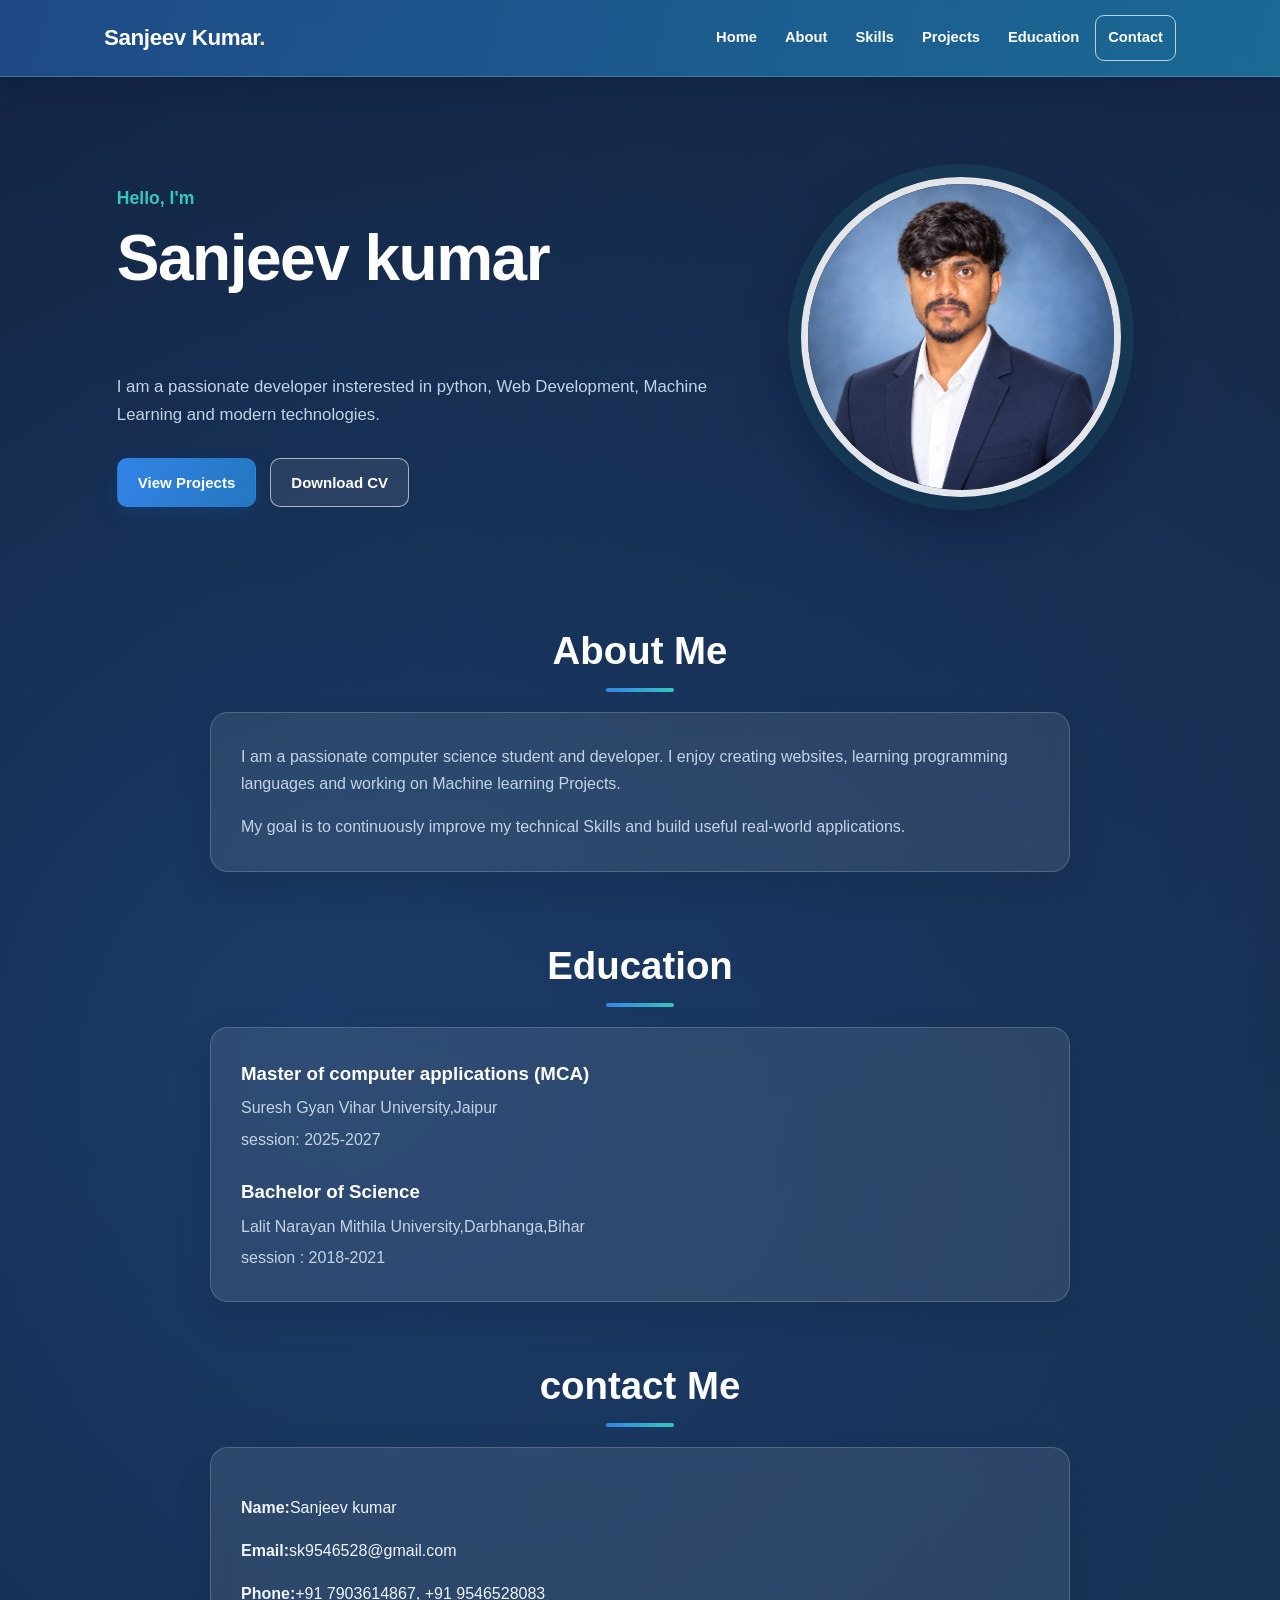
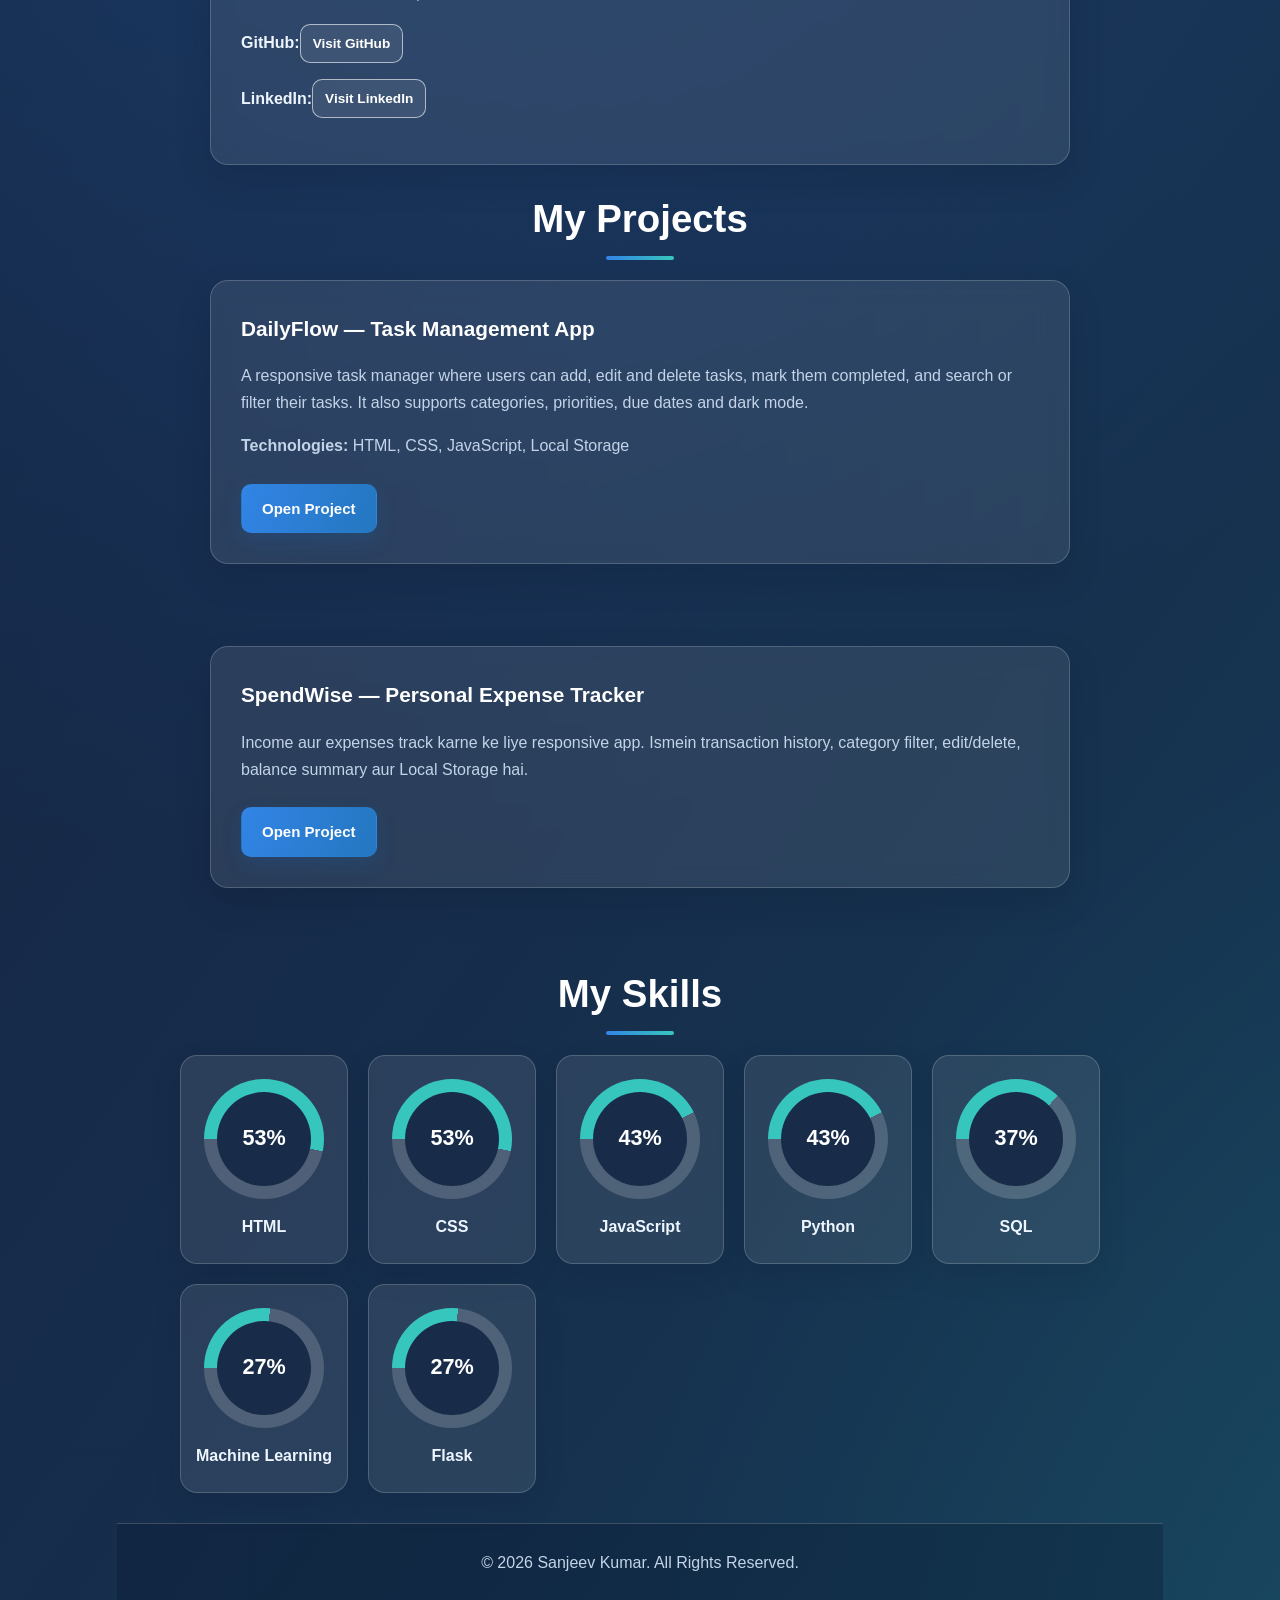
<file: index.html>
<!DOCTYPE html>
<html lang="en">
    <head>
        <meta charset="UTF-8">
        <meta name="viewport" content="width=device-width,initial-scale=1.0">

        <title>sanjeev kumar | portfolio</title>

        <link rel="stylesheet" href="style.css">
    </head>

    <body>

        <!--navbar-->
       <header class="site-header">
    <nav class="navbar" aria-label="Main navigation">
        <a href="#home" class="logo">Sanjeev Kumar<span>.</span></a>

        <ul class="nav-links">
            <li><a href="#home">Home</a></li>
            <li><a href="#about">About</a></li>
            <li><a href="#skills">Skills</a></li>
            <li><a href="#projects">Projects</a></li>
            <li><a href="#education">Education</a></li>
            <li><a href="#contect" class="contact-link">Contact</a></li>
        </ul>
        </nav>
        </header>


        <!--Home-->
        <section id="home" class="hero">
            <div class="hero-text">
                <p class="hello"> Hello, I'm</p>

                <h1>Sanjeev kumar</h1>

                <h2>
                   <span id="typing-text"></span> 
                </h2>

                <p>
                    I am a passionate developer insterested in python,
                    Web Development, Machine Learning and modern technologies.
                </p>

                <div class="buttons">
                    <a href="#projects" class="btn">
                        View Projects
                    </a>
                    <a href="Resume.pdf"
                    class="btn secondary"
                    target="_blank">
                    Download CV
                </a>
                </div>
            </div>

            <div class="Profile">
                <div class="Profile-circle">
                    <img src="sanjeev kumar.jpeg" alt="sanjeev kumar">
                </div>
            </div>


        </section>


        <!--About-->

        <section id="about">
            <h2 class="section-title">About Me</h2>

            <div class="about-content">
                <p>
                    I am a passionate computer science student and developer.
                    I enjoy creating websites, learning programming languages
                    and working on Machine learning Projects.
                </p>
                <p>
                    My goal is to continuously improve my technical Skills
                    and build useful real-world applications.
                </p>
            </div>
        </section>
         <!--Education-->
        <section id="education">
            <h2 class="section-tittle">Education</h2>
            <div class="education-card">
                <h3>Master of computer applications (MCA)</h3>
                <p>
                    Suresh Gyan Vihar University,Jaipur
                </p>
                <p>
                    session: 2025-2027
                </p>
                <h3>Bachelor of Science</h3>
                <p>
                    Lalit Narayan Mithila University,Darbhanga,Bihar
                </p>
                <p>
                    session : 2018-2021
                </p>
            </div>
        </section>
        <!--contact-->
        <section id="contect">
            <h2 class="section-title">contact Me</h2>
            <div class="contact-box">
                <p><strong>Name:</strong>  Sanjeev kumar</p>
                <p>
                    <strong>Email:</strong>
                    sk9546528@gmail.com
                </p>
                <p>
                    <strong>Phone:</strong>
                    +91 7903614867,
                    +91 9546528083
                </p>
                <p>
                    <strong>GitHub:</strong>
                    <a href="//github.com/sk9546528-star"
                        class="btn secondary"
                        target="_blank">
                        Visit GitHub
                    </a>
                </p>
                <p>
                    <strong>LinkedIn:</strong>
                    <a href="https://www.linkedin.com/in/sanjeev-kumar-6636753a4?utm_source=share_via&utm_content=profile&utm_medium=member_android"
                        class="btn secondary"
                        target="_blank">
                        Visit LinkedIn
                    </a>
                </p>
            </div>
            <!-- Projects -->
<section id="projects">
    <h2 class="section-title">My Projects</h2>

    <div class="project-card">
        <h3>DailyFlow — Task Management App</h3>

        <p>
            A responsive task manager where users can add, edit and delete
            tasks, mark them completed, and search or filter their tasks.
            It also supports categories, priorities, due dates and dark mode.
        </p>

        <p>
            <strong>Technologies:</strong>
            HTML, CSS, JavaScript, Local Storage
        </p>

        <a href="task-manager/task-manager.html"
           class="btn"
           target="_blank"
           rel="noopener noreferrer">
            Open Project
        </a>
    </div>
</section>
<section id="project">
<div class="project-card">
    <h3>SpendWise — Personal Expense Tracker</h3>

    <p>
        Income aur expenses track karne ke liye responsive app.
        Ismein transaction history, category filter, edit/delete,
        balance summary aur Local Storage hai.
    </p>

    <a href="expense-tracker/expense-tracker.html.html"
   class="btn"
   target="_blank"
   rel="noopener noreferrer">
    Open Project
</a>
</div>
 </section>
         <!--skills-->
        <section id="skills">
    <h2 class="section-title">My Skills</h2>

    <div class="skills-container">
        <div class="skill-card" data-percent="100">
            <div class="skill-circle"><span>100%</span></div>
            <h3>HTML</h3>
        </div>

        <div class="skill-card" data-percent="100">
            <div class="skill-circle"><span>100%</span></div>
            <h3>CSS</h3>
        </div>

        <div class="skill-card" data-percent="80">
            <div class="skill-circle"><span>80%</span></div>
            <h3>JavaScript</h3>
        </div>

        <div class="skill-card" data-percent="80">
            <div class="skill-circle"><span>80%</span></div>
            <h3>Python</h3>
        </div>

        <div class="skill-card" data-percent="70">
            <div class="skill-circle"><span>70%</span></div>
            <h3>SQL</h3>
        </div>

        <div class="skill-card" data-percent="50">
            <div class="skill-circle"><span>50%</span></div>
            <h3>Machine Learning</h3>
        </div>

        <div class="skill-card" data-percent="50">
            <div class="skill-circle"><span>50%</span></div>
            <h3>Flask</h3>
        </div>
    </div>
</section>
        <!--Footer-->
        <footer>
            <p>
             © 2026 Sanjeev Kumar. All Rights Reserved.   
            </p>
        </footer>

        <script src="script.js"></script>
    </body>
</html>
</file>
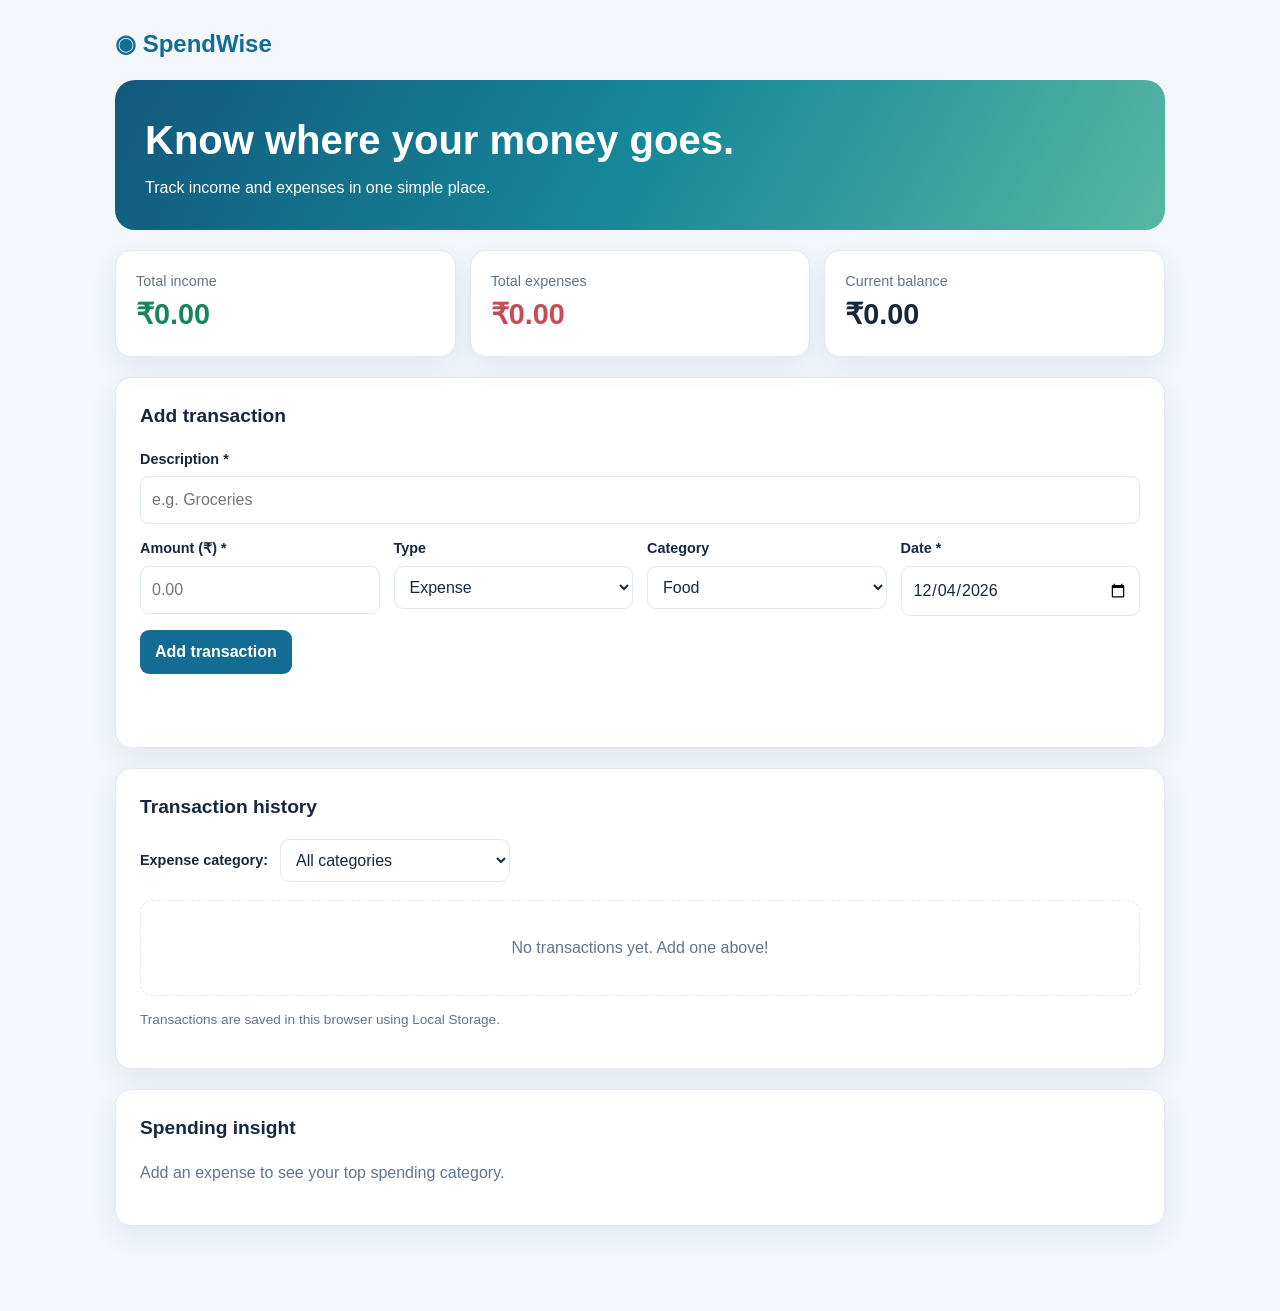
<file: expense-tracker.html>
<!DOCTYPE html>
<html lang="en">
<head>
    <meta charset="UTF-8">
    <meta name="viewport" content="width=device-width, initial-scale=1.0">
    <title>SpendWise | Personal Expense Tracker</title>

    <style>
        :root {
            --background: #f3f7fb;
            --card: #ffffff;
            --text: #18283c;
            --muted: #63758a;
            --border: #e2e9f0;
            --primary: #146c94;
            --income: #17845f;
            --expense: #c74a57;
        }

        * {
            box-sizing: border-box;
        }

        body {
            margin: 0;
            background: var(--background);
            color: var(--text);
            font-family: Arial, sans-serif;
            line-height: 1.5;
        }

        button,
        input,
        select {
            font: inherit;
        }

        button {
            cursor: pointer;
        }

        .container {
            width: min(1050px, calc(100% - 28px));
            margin: auto;
            padding: 26px 0 65px;
        }

        .logo {
            margin: 0 0 18px;
            color: var(--primary);
            font-size: 1.5rem;
        }

        .hero {
            padding: 30px;
            border-radius: 20px;
            background: linear-gradient(
                120deg,
                #12587d,
                #16889a,
                #57b7a1
            );
            color: white;
        }

        .hero h1 {
            margin: 0;
            font-size: clamp(1.7rem, 4vw, 2.5rem);
        }

        .hero p {
            margin: 6px 0 0;
        }

        .summary {
            display: grid;
            grid-template-columns: repeat(3, 1fr);
            gap: 14px;
            margin: 20px 0;
        }

        .summary-card,
        .panel {
            background: var(--card);
            border: 1px solid var(--border);
            border-radius: 16px;
            box-shadow: 0 10px 28px rgba(29, 65, 96, 0.08);
        }

        .summary-card {
            padding: 20px;
        }

        .summary-card span {
            display: block;
            color: var(--muted);
            font-size: 0.9rem;
        }

        .summary-card strong {
            display: block;
            font-size: clamp(1.2rem, 2.8vw, 1.8rem);
            overflow-wrap: anywhere;
        }

        .income {
            color: var(--income);
        }

        .expense {
            color: var(--expense);
        }

        .panel {
            padding: 24px;
            margin: 20px 0;
        }

        .panel h2 {
            margin: 0 0 18px;
            font-size: 1.2rem;
        }

        .form-grid {
            display: grid;
            grid-template-columns: repeat(4, 1fr);
            gap: 14px;
        }

        .field {
            display: flex;
            flex-direction: column;
            gap: 6px;
        }

        .field.full,
        .form-actions {
            grid-column: 1 / -1;
        }

        label {
            font-size: 0.9rem;
            font-weight: bold;
        }

        input,
        select {
            width: 100%;
            min-width: 0;
            padding: 11px;
            border: 1px solid var(--border);
            border-radius: 9px;
            background: white;
            color: var(--text);
        }

        .form-actions {
            display: flex;
            gap: 10px;
        }

        .button {
            border: 0;
            border-radius: 9px;
            padding: 10px 15px;
            font-weight: bold;
        }

        .primary-button {
            background: var(--primary);
            color: white;
        }

        .light-button {
            background: var(--background);
            color: var(--text);
        }

        .delete-button {
            color: var(--expense);
        }

        .filter-row {
            display: flex;
            flex-wrap: wrap;
            align-items: center;
            gap: 12px;
            margin-bottom: 18px;
        }

        .filter-row select {
            width: min(230px, 100%);
        }

        .transaction-list {
            display: grid;
            gap: 11px;
        }

        .transaction {
            display: flex;
            align-items: center;
            gap: 15px;
            padding: 16px;
            border: 1px solid var(--border);
            border-radius: 12px;
        }

        .transaction-details {
            flex: 1;
            min-width: 0;
        }

        .transaction-details h3 {
            margin: 0;
            font-size: 1rem;
            overflow-wrap: anywhere;
        }

        .transaction-meta,
        .note {
            color: var(--muted);
            font-size: 0.85rem;
        }

        .transaction-amount {
            font-weight: bold;
            white-space: nowrap;
        }

        .transaction-actions {
            display: flex;
            gap: 6px;
        }

        .transaction-actions .button {
            padding: 7px 9px;
            font-size: 0.85rem;
        }

        .empty-message {
            padding: 35px;
            border: 1px dashed var(--border);
            border-radius: 12px;
            color: var(--muted);
            text-align: center;
        }

        .error-message {
            min-height: 20px;
            color: var(--expense);
            font-size: 0.9rem;
        }

        .insight {
            color: var(--muted);
        }

        @media (max-width: 730px) {
            .form-grid {
                grid-template-columns: repeat(2, 1fr);
            }

            .transaction {
                flex-wrap: wrap;
            }

            .transaction-actions {
                width: 100%;
                justify-content: flex-end;
            }
        }

        @media (max-width: 480px) {
            .form-grid {
                grid-template-columns: 1fr;
            }

            .summary {
                gap: 6px;
            }

            .summary-card {
                padding: 10px;
            }

            .summary-card span {
                font-size: 0.72rem;
            }

            .summary-card strong {
                font-size: 1rem;
            }

            .panel {
                padding: 16px;
            }
        }
    </style>
</head>

<body>
    <main class="container">
        <h1 class="logo">◉ SpendWise</h1>

        <div class="hero">
            <h1>Know where your money goes.</h1>
            <p>Track income and expenses in one simple place.</p>
        </div>

        <!-- Summary cards -->
        <div class="summary" aria-live="polite">
            <div class="summary-card">
                <span>Total income</span>
                <strong id="totalIncome" class="income">₹0</strong>
            </div>

            <div class="summary-card">
                <span>Total expenses</span>
                <strong id="totalExpenses" class="expense">₹0</strong>
            </div>

            <div class="summary-card">
                <span>Current balance</span>
                <strong id="currentBalance">₹0</strong>
            </div>
        </div>

        <!-- Transaction form -->
        <section class="panel">
            <h2 id="formHeading">Add transaction</h2>

            <form id="transactionForm">
                <div class="form-grid">
                    <div class="field full">
                        <label for="description">Description *</label>
                        <input
                            type="text"
                            id="description"
                            maxlength="120"
                            placeholder="e.g. Groceries"
                            required
                        >
                    </div>

                    <div class="field">
                        <label for="amount">Amount (₹) *</label>
                        <input
                            type="number"
                            id="amount"
                            min="0.01"
                            max="999999999"
                            step="0.01"
                            placeholder="0.00"
                            required
                        >
                    </div>

                    <div class="field">
                        <label for="type">Type</label>
                        <select id="type">
                            <option value="expense">Expense</option>
                            <option value="income">Income</option>
                        </select>
                    </div>

                    <div class="field">
                        <label for="category">Category</label>
                        <select id="category"></select>
                    </div>

                    <div class="field">
                        <label for="date">Date *</label>
                        <input type="date" id="date" required>
                    </div>

                    <div class="form-actions">
                        <button
                            type="submit"
                            id="saveButton"
                            class="button primary-button"
                        >
                            Add transaction
                        </button>

                        <button
                            type="button"
                            id="cancelButton"
                            class="button light-button"
                            hidden
                        >
                            Cancel edit
                        </button>
                    </div>
                </div>

                <p
                    id="errorMessage"
                    class="error-message"
                    role="alert"
                ></p>
            </form>
        </section>

        <!-- Transaction history -->
        <section class="panel">
            <h2>Transaction history</h2>

            <div class="filter-row">
                <label for="categoryFilter">
                    Expense category:
                </label>

                <select id="categoryFilter">
                    <option value="all">All categories</option>
                </select>
            </div>

            <div
                id="transactionList"
                class="transaction-list"
            ></div>

            <p class="note">
                Transactions are saved in this browser using Local Storage.
            </p>
        </section>

        <!-- Insight -->
        <section class="panel">
            <h2>Spending insight</h2>
            <p id="insight" class="insight">
                Add an expense to see your top spending category.
            </p>
        </section>
    </main>

    <script>
        const STORAGE_KEY = "spendwise_transactions";

        const expenseCategories = [
            "Food",
            "Transport",
            "Shopping",
            "Bills",
            "Health",
            "Education",
            "Other"
        ];

        const incomeCategories = [
            "Salary",
            "Freelance",
            "Gift",
            "Other"
        ];

        const form = document.getElementById("transactionForm");
        const transactionList =
            document.getElementById("transactionList");
        const errorMessage =
            document.getElementById("errorMessage");

        let transactions = [];
        let editingId = null;

        // Load saved transactions
        try {
            const saved = JSON.parse(
                localStorage.getItem(STORAGE_KEY) || "[]"
            );

            if (Array.isArray(saved)) {
                transactions = saved;
            }
        } catch (error) {
            transactions = [];
        }

        function formatMoney(amount) {
            return new Intl.NumberFormat("en-IN", {
                style: "currency",
                currency: "INR"
            }).format(amount);
        }

        function saveTransactions() {
            try {
                localStorage.setItem(
                    STORAGE_KEY,
                    JSON.stringify(transactions)
                );
                return true;
            } catch (error) {
                errorMessage.textContent =
                    "Data save nahi ho paaya. Browser storage check karein.";
                return false;
            }
        }

        function updateCategoryOptions(type, selected = "") {
            const categorySelect =
                document.getElementById("category");

            categorySelect.replaceChildren();

            const categories = type === "income"
                ? incomeCategories
                : expenseCategories;

            categories.forEach(category => {
                const option = new Option(category, category);
                categorySelect.add(option);
            });

            if (selected) {
                categorySelect.value = selected;
            }
        }

        function resetForm() {
            editingId = null;
            form.reset();

            updateCategoryOptions("expense");

            // Set today's date in local time
            document.getElementById("date").value =
                new Date().toLocaleDateString("en-CA");

            document.getElementById("formHeading").textContent =
                "Add transaction";

            document.getElementById("saveButton").textContent =
                "Add transaction";

            document.getElementById("cancelButton").hidden = true;
            errorMessage.textContent = "";
        }

        function renderTransactions() {
            const income = transactions
                .filter(item => item.type === "income")
                .reduce((sum, item) => sum + item.amount, 0);

            const expenses = transactions
                .filter(item => item.type === "expense")
                .reduce((sum, item) => sum + item.amount, 0);

            const balance = income - expenses;

            document.getElementById("totalIncome").textContent =
                formatMoney(income);

            document.getElementById("totalExpenses").textContent =
                formatMoney(expenses);

            const balanceElement =
                document.getElementById("currentBalance");

            balanceElement.textContent = formatMoney(balance);
            balanceElement.classList.toggle(
                "expense",
                balance < 0
            );

            // Find highest expense category
            const categoryTotals = {};

            transactions
                .filter(item => item.type === "expense")
                .forEach(item => {
                    categoryTotals[item.category] =
                        (categoryTotals[item.category] || 0) +
                        item.amount;
                });

            const highestCategory = Object.entries(categoryTotals)
                .sort((a, b) => b[1] - a[1])[0];

            document.getElementById("insight").textContent =
                highestCategory
                    ? `Most spent on ${highestCategory[0]}: ` +
                      formatMoney(highestCategory[1])
                    : "Add an expense to see your top spending category.";

            // Filter transaction history
            const selectedCategory =
                document.getElementById("categoryFilter").value;

            const visibleTransactions = [...transactions]
                .filter(item => {
                    return selectedCategory === "all" ||
                        (
                            item.type === "expense" &&
                            item.category === selectedCategory
                        );
                })
                .sort((a, b) => {
                    return b.date.localeCompare(a.date) ||
                        b.createdAt - a.createdAt;
                });

            transactionList.replaceChildren();

            if (visibleTransactions.length === 0) {
                const empty = document.createElement("div");
                empty.className = "empty-message";

                empty.textContent = transactions.length === 0
                    ? "No transactions yet. Add one above!"
                    : "No matching expense transactions.";

                transactionList.appendChild(empty);
                return;
            }

            visibleTransactions.forEach(item => {
                const row = document.createElement("article");
                row.className = "transaction";

                const details = document.createElement("div");
                details.className = "transaction-details";

                const title = document.createElement("h3");
                title.textContent = item.description;

                const meta = document.createElement("div");
                meta.className = "transaction-meta";
                meta.textContent =
                    `${item.date} • ${item.category} • ` +
                    (item.type === "income" ? "Income" : "Expense");

                details.append(title, meta);

                const amount = document.createElement("div");
                amount.className =
                    "transaction-amount " +
                    (
                        item.type === "income"
                            ? "income"
                            : "expense"
                    );

                amount.textContent =
                    (item.type === "income" ? "+" : "−") +
                    formatMoney(item.amount);

                const buttons = document.createElement("div");
                buttons.className = "transaction-actions";

                const editButton = document.createElement("button");
                editButton.type = "button";
                editButton.className = "button light-button";
                editButton.textContent = "Edit";
                editButton.addEventListener("click", () => {
                    editTransaction(item.id);
                });

                const deleteButton = document.createElement("button");
                deleteButton.type = "button";
                deleteButton.className =
                    "button light-button delete-button";
                deleteButton.textContent = "Delete";
                deleteButton.addEventListener("click", () => {
                    deleteTransaction(item.id);
                });

                buttons.append(editButton, deleteButton);
                row.append(details, amount, buttons);
                transactionList.appendChild(row);
            });
        }

        function editTransaction(id) {
            const item = transactions.find(
                transaction => transaction.id === id
            );

            if (!item) return;

            editingId = id;

            document.getElementById("description").value =
                item.description;

            document.getElementById("amount").value =
                item.amount;

            document.getElementById("type").value =
                item.type;

            updateCategoryOptions(
                item.type,
                item.category
            );

            document.getElementById("date").value =
                item.date;

            document.getElementById("formHeading").textContent =
                "Edit transaction";

            document.getElementById("saveButton").textContent =
                "Save changes";

            document.getElementById("cancelButton").hidden = false;

            document.getElementById("description").focus();

            form.scrollIntoView({
                behavior: "smooth",
                block: "center"
            });
        }

        function deleteTransaction(id) {
            const item = transactions.find(
                transaction => transaction.id === id
            );

            if (!item) return;

            if (!confirm(`Delete "${item.description}"?`)) {
                return;
            }

            const previousTransactions = transactions;

            transactions = transactions.filter(
                transaction => transaction.id !== id
            );

            if (!saveTransactions()) {
                transactions = previousTransactions;
            } else if (editingId === id) {
                resetForm();
            }

            renderTransactions();
        }

        document.getElementById("type")
            .addEventListener("change", event => {
                updateCategoryOptions(event.target.value);
            });

        form.addEventListener("submit", event => {
            event.preventDefault();

            const description =
                document.getElementById("description")
                    .value.trim();

            const amount = Number(
                document.getElementById("amount").value
            );

            const type =
                document.getElementById("type").value;

            const category =
                document.getElementById("category").value;

            const date =
                document.getElementById("date").value;

            const validCategories = type === "income"
                ? incomeCategories
                : expenseCategories;

            if (
                !description ||
                description.length > 120 ||
                !Number.isFinite(amount) ||
                amount <= 0 ||
                amount > 999999999 ||
                !validCategories.includes(category) ||
                !date
            ) {
                errorMessage.textContent =
                    "Valid description, amount, category aur date daalein.";
                return;
            }

            const transactionData = {
                description,
                amount: Math.round(amount * 100) / 100,
                type,
                category,
                date
            };

            const previousTransactions = transactions.map(
                item => ({ ...item })
            );

            if (editingId !== null) {
                const item = transactions.find(
                    transaction =>
                        transaction.id === editingId
                );

                if (!item) {
                    resetForm();
                    return;
                }

                Object.assign(item, transactionData);
            } else {
                transactions.push({
                    id: Date.now().toString() +
                        Math.random().toString(16),
                    ...transactionData,
                    createdAt: Date.now()
                });
            }

            if (!saveTransactions()) {
                transactions = previousTransactions;
                return;
            }

            resetForm();
            renderTransactions();
        });

        document.getElementById("cancelButton")
            .addEventListener("click", resetForm);

        document.getElementById("categoryFilter")
            .addEventListener("change", renderTransactions);

        // Create expense filter options
        expenseCategories.forEach(category => {
            const option = new Option(category, category);
            document.getElementById("categoryFilter")
                .add(option);
        });

        resetForm();
        renderTransactions();
    </script>
</body>
</html>
</file>
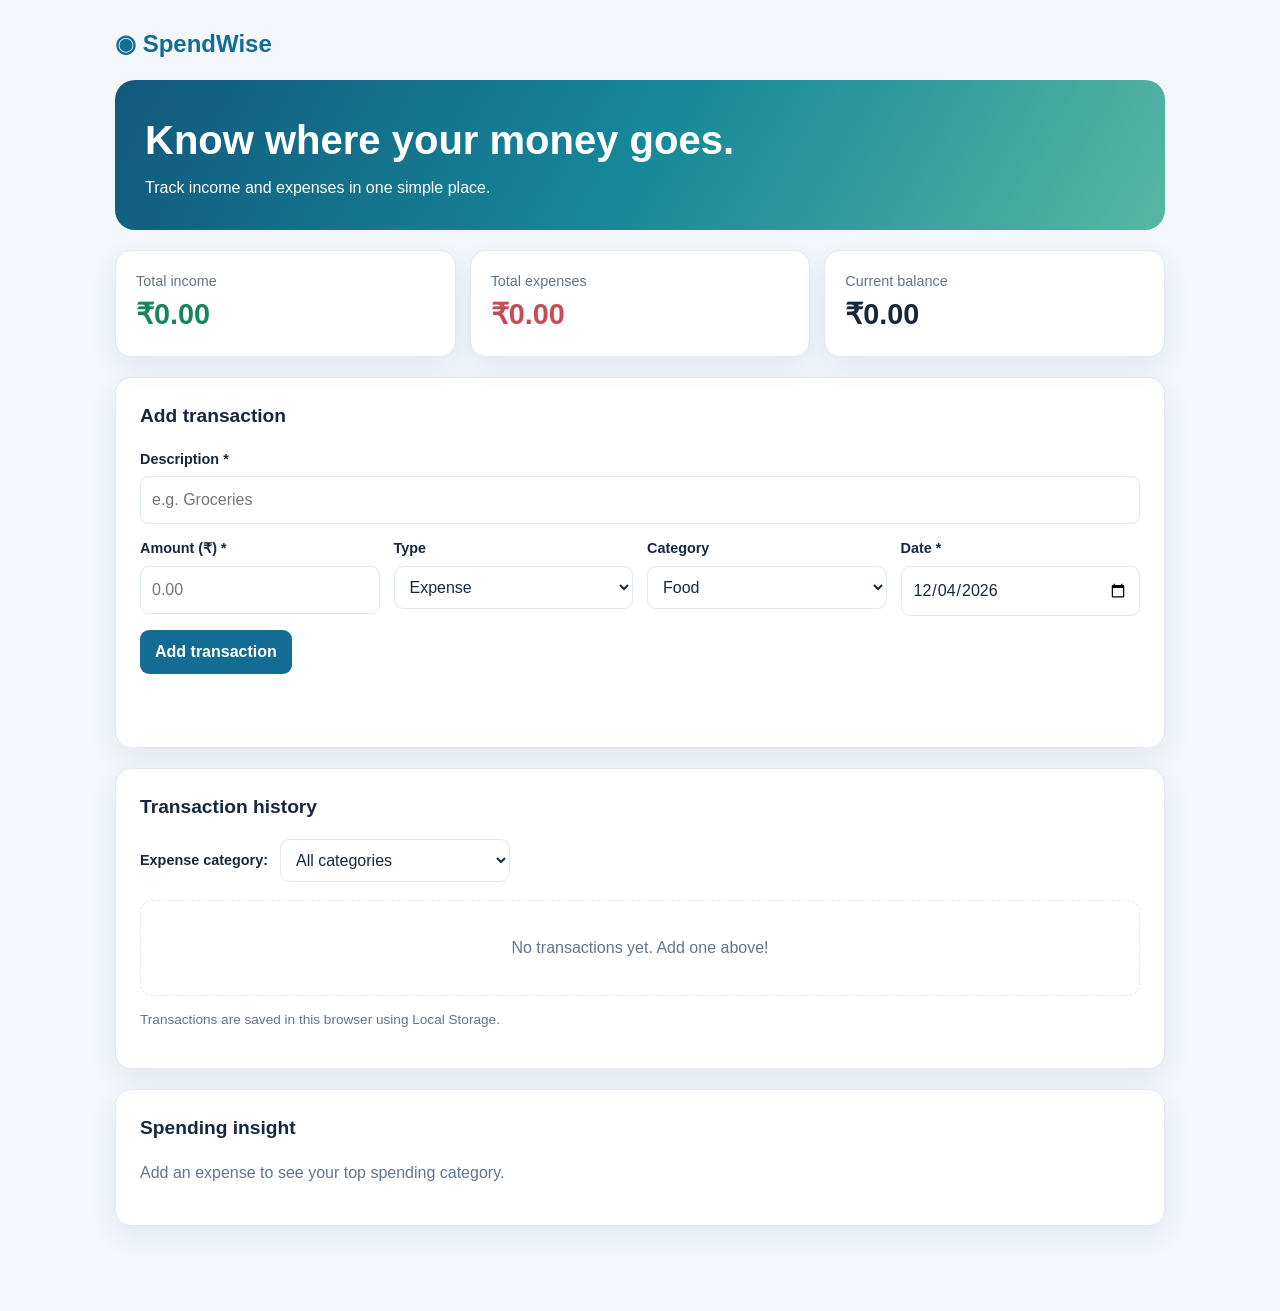
<file: expense-tracker.html.html>
<!DOCTYPE html>
<html lang="en">
<head>
    <meta charset="UTF-8">
    <meta name="viewport" content="width=device-width, initial-scale=1.0">
    <title>SpendWise | Personal Expense Tracker</title>

    <style>
        :root {
            --background: #f3f7fb;
            --card: #ffffff;
            --text: #18283c;
            --muted: #63758a;
            --border: #e2e9f0;
            --primary: #146c94;
            --income: #17845f;
            --expense: #c74a57;
        }

        * {
            box-sizing: border-box;
        }

        body {
            margin: 0;
            background: var(--background);
            color: var(--text);
            font-family: Arial, sans-serif;
            line-height: 1.5;
        }

        button,
        input,
        select {
            font: inherit;
        }

        button {
            cursor: pointer;
        }

        .container {
            width: min(1050px, calc(100% - 28px));
            margin: auto;
            padding: 26px 0 65px;
        }

        .logo {
            margin: 0 0 18px;
            color: var(--primary);
            font-size: 1.5rem;
        }

        .hero {
            padding: 30px;
            border-radius: 20px;
            background: linear-gradient(
                120deg,
                #12587d,
                #16889a,
                #57b7a1
            );
            color: white;
        }

        .hero h1 {
            margin: 0;
            font-size: clamp(1.7rem, 4vw, 2.5rem);
        }

        .hero p {
            margin: 6px 0 0;
        }

        .summary {
            display: grid;
            grid-template-columns: repeat(3, 1fr);
            gap: 14px;
            margin: 20px 0;
        }

        .summary-card,
        .panel {
            background: var(--card);
            border: 1px solid var(--border);
            border-radius: 16px;
            box-shadow: 0 10px 28px rgba(29, 65, 96, 0.08);
        }

        .summary-card {
            padding: 20px;
        }

        .summary-card span {
            display: block;
            color: var(--muted);
            font-size: 0.9rem;
        }

        .summary-card strong {
            display: block;
            font-size: clamp(1.2rem, 2.8vw, 1.8rem);
            overflow-wrap: anywhere;
        }

        .income {
            color: var(--income);
        }

        .expense {
            color: var(--expense);
        }

        .panel {
            padding: 24px;
            margin: 20px 0;
        }

        .panel h2 {
            margin: 0 0 18px;
            font-size: 1.2rem;
        }

        .form-grid {
            display: grid;
            grid-template-columns: repeat(4, 1fr);
            gap: 14px;
        }

        .field {
            display: flex;
            flex-direction: column;
            gap: 6px;
        }

        .field.full,
        .form-actions {
            grid-column: 1 / -1;
        }

        label {
            font-size: 0.9rem;
            font-weight: bold;
        }

        input,
        select {
            width: 100%;
            min-width: 0;
            padding: 11px;
            border: 1px solid var(--border);
            border-radius: 9px;
            background: white;
            color: var(--text);
        }

        .form-actions {
            display: flex;
            gap: 10px;
        }

        .button {
            border: 0;
            border-radius: 9px;
            padding: 10px 15px;
            font-weight: bold;
        }

        .primary-button {
            background: var(--primary);
            color: white;
        }

        .light-button {
            background: var(--background);
            color: var(--text);
        }

        .delete-button {
            color: var(--expense);
        }

        .filter-row {
            display: flex;
            flex-wrap: wrap;
            align-items: center;
            gap: 12px;
            margin-bottom: 18px;
        }

        .filter-row select {
            width: min(230px, 100%);
        }

        .transaction-list {
            display: grid;
            gap: 11px;
        }

        .transaction {
            display: flex;
            align-items: center;
            gap: 15px;
            padding: 16px;
            border: 1px solid var(--border);
            border-radius: 12px;
        }

        .transaction-details {
            flex: 1;
            min-width: 0;
        }

        .transaction-details h3 {
            margin: 0;
            font-size: 1rem;
            overflow-wrap: anywhere;
        }

        .transaction-meta,
        .note {
            color: var(--muted);
            font-size: 0.85rem;
        }

        .transaction-amount {
            font-weight: bold;
            white-space: nowrap;
        }

        .transaction-actions {
            display: flex;
            gap: 6px;
        }

        .transaction-actions .button {
            padding: 7px 9px;
            font-size: 0.85rem;
        }

        .empty-message {
            padding: 35px;
            border: 1px dashed var(--border);
            border-radius: 12px;
            color: var(--muted);
            text-align: center;
        }

        .error-message {
            min-height: 20px;
            color: var(--expense);
            font-size: 0.9rem;
        }

        .insight {
            color: var(--muted);
        }

        @media (max-width: 730px) {
            .form-grid {
                grid-template-columns: repeat(2, 1fr);
            }

            .transaction {
                flex-wrap: wrap;
            }

            .transaction-actions {
                width: 100%;
                justify-content: flex-end;
            }
        }

        @media (max-width: 480px) {
            .form-grid {
                grid-template-columns: 1fr;
            }

            .summary {
                gap: 6px;
            }

            .summary-card {
                padding: 10px;
            }

            .summary-card span {
                font-size: 0.72rem;
            }

            .summary-card strong {
                font-size: 1rem;
            }

            .panel {
                padding: 16px;
            }
        }
    </style>
</head>

<body>
    <main class="container">
        <h1 class="logo">◉ SpendWise</h1>

        <div class="hero">
            <h1>Know where your money goes.</h1>
            <p>Track income and expenses in one simple place.</p>
        </div>

        <!-- Summary cards -->
        <div class="summary" aria-live="polite">
            <div class="summary-card">
                <span>Total income</span>
                <strong id="totalIncome" class="income">₹0</strong>
            </div>

            <div class="summary-card">
                <span>Total expenses</span>
                <strong id="totalExpenses" class="expense">₹0</strong>
            </div>

            <div class="summary-card">
                <span>Current balance</span>
                <strong id="currentBalance">₹0</strong>
            </div>
        </div>

        <!-- Transaction form -->
        <section class="panel">
            <h2 id="formHeading">Add transaction</h2>

            <form id="transactionForm">
                <div class="form-grid">
                    <div class="field full">
                        <label for="description">Description *</label>
                        <input
                            type="text"
                            id="description"
                            maxlength="120"
                            placeholder="e.g. Groceries"
                            required
                        >
                    </div>

                    <div class="field">
                        <label for="amount">Amount (₹) *</label>
                        <input
                            type="number"
                            id="amount"
                            min="0.01"
                            max="999999999"
                            step="0.01"
                            placeholder="0.00"
                            required
                        >
                    </div>

                    <div class="field">
                        <label for="type">Type</label>
                        <select id="type">
                            <option value="expense">Expense</option>
                            <option value="income">Income</option>
                        </select>
                    </div>

                    <div class="field">
                        <label for="category">Category</label>
                        <select id="category"></select>
                    </div>

                    <div class="field">
                        <label for="date">Date *</label>
                        <input type="date" id="date" required>
                    </div>

                    <div class="form-actions">
                        <button
                            type="submit"
                            id="saveButton"
                            class="button primary-button"
                        >
                            Add transaction
                        </button>

                        <button
                            type="button"
                            id="cancelButton"
                            class="button light-button"
                            hidden
                        >
                            Cancel edit
                        </button>
                    </div>
                </div>

                <p
                    id="errorMessage"
                    class="error-message"
                    role="alert"
                ></p>
            </form>
        </section>

        <!-- Transaction history -->
        <section class="panel">
            <h2>Transaction history</h2>

            <div class="filter-row">
                <label for="categoryFilter">
                    Expense category:
                </label>

                <select id="categoryFilter">
                    <option value="all">All categories</option>
                </select>
            </div>

            <div
                id="transactionList"
                class="transaction-list"
            ></div>

            <p class="note">
                Transactions are saved in this browser using Local Storage.
            </p>
        </section>

        <!-- Insight -->
        <section class="panel">
            <h2>Spending insight</h2>
            <p id="insight" class="insight">
                Add an expense to see your top spending category.
            </p>
        </section>
    </main>

    <script>
        const STORAGE_KEY = "spendwise_transactions";

        const expenseCategories = [
            "Food",
            "Transport",
            "Shopping",
            "Bills",
            "Health",
            "Education",
            "Other"
        ];

        const incomeCategories = [
            "Salary",
            "Freelance",
            "Gift",
            "Other"
        ];

        const form = document.getElementById("transactionForm");
        const transactionList =
            document.getElementById("transactionList");
        const errorMessage =
            document.getElementById("errorMessage");

        let transactions = [];
        let editingId = null;

        // Load saved transactions
        try {
            const saved = JSON.parse(
                localStorage.getItem(STORAGE_KEY) || "[]"
            );

            if (Array.isArray(saved)) {
                transactions = saved;
            }
        } catch (error) {
            transactions = [];
        }

        function formatMoney(amount) {
            return new Intl.NumberFormat("en-IN", {
                style: "currency",
                currency: "INR"
            }).format(amount);
        }

        function saveTransactions() {
            try {
                localStorage.setItem(
                    STORAGE_KEY,
                    JSON.stringify(transactions)
                );
                return true;
            } catch (error) {
                errorMessage.textContent =
                    "Data save nahi ho paaya. Browser storage check karein.";
                return false;
            }
        }

        function updateCategoryOptions(type, selected = "") {
            const categorySelect =
                document.getElementById("category");

            categorySelect.replaceChildren();

            const categories = type === "income"
                ? incomeCategories
                : expenseCategories;

            categories.forEach(category => {
                const option = new Option(category, category);
                categorySelect.add(option);
            });

            if (selected) {
                categorySelect.value = selected;
            }
        }

        function resetForm() {
            editingId = null;
            form.reset();

            updateCategoryOptions("expense");

            // Set today's date in local time
            document.getElementById("date").value =
                new Date().toLocaleDateString("en-CA");

            document.getElementById("formHeading").textContent =
                "Add transaction";

            document.getElementById("saveButton").textContent =
                "Add transaction";

            document.getElementById("cancelButton").hidden = true;
            errorMessage.textContent = "";
        }

        function renderTransactions() {
            const income = transactions
                .filter(item => item.type === "income")
                .reduce((sum, item) => sum + item.amount, 0);

            const expenses = transactions
                .filter(item => item.type === "expense")
                .reduce((sum, item) => sum + item.amount, 0);

            const balance = income - expenses;

            document.getElementById("totalIncome").textContent =
                formatMoney(income);

            document.getElementById("totalExpenses").textContent =
                formatMoney(expenses);

            const balanceElement =
                document.getElementById("currentBalance");

            balanceElement.textContent = formatMoney(balance);
            balanceElement.classList.toggle(
                "expense",
                balance < 0
            );

            // Find highest expense category
            const categoryTotals = {};

            transactions
                .filter(item => item.type === "expense")
                .forEach(item => {
                    categoryTotals[item.category] =
                        (categoryTotals[item.category] || 0) +
                        item.amount;
                });

            const highestCategory = Object.entries(categoryTotals)
                .sort((a, b) => b[1] - a[1])[0];

            document.getElementById("insight").textContent =
                highestCategory
                    ? `Most spent on ${highestCategory[0]}: ` +
                      formatMoney(highestCategory[1])
                    : "Add an expense to see your top spending category.";

            // Filter transaction history
            const selectedCategory =
                document.getElementById("categoryFilter").value;

            const visibleTransactions = [...transactions]
                .filter(item => {
                    return selectedCategory === "all" ||
                        (
                            item.type === "expense" &&
                            item.category === selectedCategory
                        );
                })
                .sort((a, b) => {
                    return b.date.localeCompare(a.date) ||
                        b.createdAt - a.createdAt;
                });

            transactionList.replaceChildren();

            if (visibleTransactions.length === 0) {
                const empty = document.createElement("div");
                empty.className = "empty-message";

                empty.textContent = transactions.length === 0
                    ? "No transactions yet. Add one above!"
                    : "No matching expense transactions.";

                transactionList.appendChild(empty);
                return;
            }

            visibleTransactions.forEach(item => {
                const row = document.createElement("article");
                row.className = "transaction";

                const details = document.createElement("div");
                details.className = "transaction-details";

                const title = document.createElement("h3");
                title.textContent = item.description;

                const meta = document.createElement("div");
                meta.className = "transaction-meta";
                meta.textContent =
                    `${item.date} • ${item.category} • ` +
                    (item.type === "income" ? "Income" : "Expense");

                details.append(title, meta);

                const amount = document.createElement("div");
                amount.className =
                    "transaction-amount " +
                    (
                        item.type === "income"
                            ? "income"
                            : "expense"
                    );

                amount.textContent =
                    (item.type === "income" ? "+" : "−") +
                    formatMoney(item.amount);

                const buttons = document.createElement("div");
                buttons.className = "transaction-actions";

                const editButton = document.createElement("button");
                editButton.type = "button";
                editButton.className = "button light-button";
                editButton.textContent = "Edit";
                editButton.addEventListener("click", () => {
                    editTransaction(item.id);
                });

                const deleteButton = document.createElement("button");
                deleteButton.type = "button";
                deleteButton.className =
                    "button light-button delete-button";
                deleteButton.textContent = "Delete";
                deleteButton.addEventListener("click", () => {
                    deleteTransaction(item.id);
                });

                buttons.append(editButton, deleteButton);
                row.append(details, amount, buttons);
                transactionList.appendChild(row);
            });
        }

        function editTransaction(id) {
            const item = transactions.find(
                transaction => transaction.id === id
            );

            if (!item) return;

            editingId = id;

            document.getElementById("description").value =
                item.description;

            document.getElementById("amount").value =
                item.amount;

            document.getElementById("type").value =
                item.type;

            updateCategoryOptions(
                item.type,
                item.category
            );

            document.getElementById("date").value =
                item.date;

            document.getElementById("formHeading").textContent =
                "Edit transaction";

            document.getElementById("saveButton").textContent =
                "Save changes";

            document.getElementById("cancelButton").hidden = false;

            document.getElementById("description").focus();

            form.scrollIntoView({
                behavior: "smooth",
                block: "center"
            });
        }

        function deleteTransaction(id) {
            const item = transactions.find(
                transaction => transaction.id === id
            );

            if (!item) return;

            if (!confirm(`Delete "${item.description}"?`)) {
                return;
            }

            const previousTransactions = transactions;

            transactions = transactions.filter(
                transaction => transaction.id !== id
            );

            if (!saveTransactions()) {
                transactions = previousTransactions;
            } else if (editingId === id) {
                resetForm();
            }

            renderTransactions();
        }

        document.getElementById("type")
            .addEventListener("change", event => {
                updateCategoryOptions(event.target.value);
            });

        form.addEventListener("submit", event => {
            event.preventDefault();

            const description =
                document.getElementById("description")
                    .value.trim();

            const amount = Number(
                document.getElementById("amount").value
            );

            const type =
                document.getElementById("type").value;

            const category =
                document.getElementById("category").value;

            const date =
                document.getElementById("date").value;

            const validCategories = type === "income"
                ? incomeCategories
                : expenseCategories;

            if (
                !description ||
                description.length > 120 ||
                !Number.isFinite(amount) ||
                amount <= 0 ||
                amount > 999999999 ||
                !validCategories.includes(category) ||
                !date
            ) {
                errorMessage.textContent =
                    "Valid description, amount, category aur date daalein.";
                return;
            }

            const transactionData = {
                description,
                amount: Math.round(amount * 100) / 100,
                type,
                category,
                date
            };

            const previousTransactions = transactions.map(
                item => ({ ...item })
            );

            if (editingId !== null) {
                const item = transactions.find(
                    transaction =>
                        transaction.id === editingId
                );

                if (!item) {
                    resetForm();
                    return;
                }

                Object.assign(item, transactionData);
            } else {
                transactions.push({
                    id: Date.now().toString() +
                        Math.random().toString(16),
                    ...transactionData,
                    createdAt: Date.now()
                });
            }

            if (!saveTransactions()) {
                transactions = previousTransactions;
                return;
            }

            resetForm();
            renderTransactions();
        });

        document.getElementById("cancelButton")
            .addEventListener("click", resetForm);

        document.getElementById("categoryFilter")
            .addEventListener("change", renderTransactions);

        // Create expense filter options
        expenseCategories.forEach(category => {
            const option = new Option(category, category);
            document.getElementById("categoryFilter")
                .add(option);
        });

        resetForm();
        renderTransactions();
    </script>
</body>
</html>
</file>
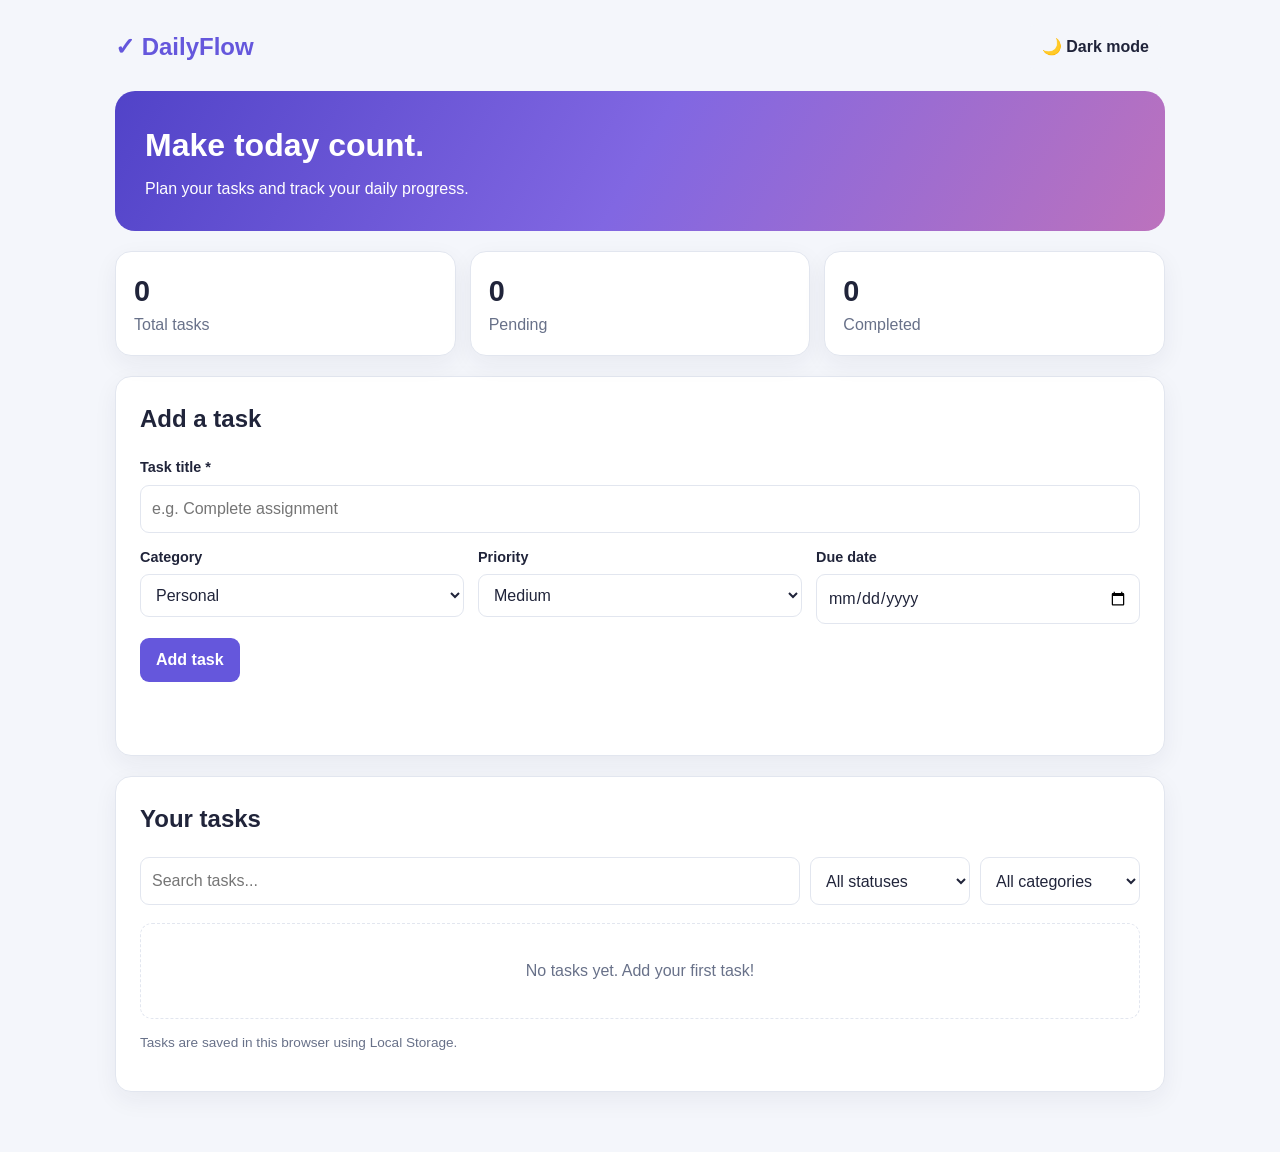
<file: task-manager.html>
<!DOCTYPE html>
<html lang="en">
<head>
    <meta charset="UTF-8">
    <meta name="viewport" content="width=device-width, initial-scale=1.0">
    <title>DailyFlow | Task Manager</title>

    <style>
        :root {
            --bg: #f4f6fb;
            --card: #ffffff;
            --text: #20243a;
            --muted: #687189;
            --border: #e2e6ef;
            --primary: #6557dc;
        }

        body.dark {
            --bg: #111827;
            --card: #202a3b;
            --text: #f3f5ff;
            --muted: #b5bfd0;
            --border: #3a4558;
            --primary: #a397ff;
        }

        * {
            box-sizing: border-box;
        }

        body {
            margin: 0;
            background: var(--bg);
            color: var(--text);
            font-family: Arial, sans-serif;
            line-height: 1.5;
        }

        button,
        input,
        select {
            font: inherit;
        }

        button {
            cursor: pointer;
        }

        .container {
            width: min(1050px, calc(100% - 28px));
            margin: auto;
            padding: 25px 0 60px;
        }

        .topbar {
            display: flex;
            align-items: center;
            justify-content: space-between;
            gap: 12px;
            margin-bottom: 22px;
        }

        .logo {
            margin: 0;
            font-size: 1.5rem;
            color: var(--primary);
        }

        .hero {
            padding: 30px;
            border-radius: 20px;
            color: white;
            background: linear-gradient(120deg, #5143c8, #8167e2, #bc72bd);
        }

        .hero h1 {
            margin: 0 0 8px;
        }

        .hero p {
            margin: 0;
        }

        .stats {
            display: grid;
            grid-template-columns: repeat(3, 1fr);
            gap: 14px;
            margin: 20px 0;
        }

        .stat,
        .panel {
            background: var(--card);
            border: 1px solid var(--border);
            border-radius: 16px;
            box-shadow: 0 8px 24px rgba(28, 34, 74, 0.06);
        }

        .stat {
            padding: 18px;
        }

        .stat strong {
            display: block;
            font-size: 1.8rem;
        }

        .stat span,
        .note,
        .task-info {
            color: var(--muted);
        }

        .panel {
            padding: 24px;
            margin-top: 20px;
        }

        .panel h2 {
            margin-top: 0;
        }

        .form-grid {
            display: grid;
            grid-template-columns: repeat(3, 1fr);
            gap: 14px;
        }

        .field {
            display: flex;
            flex-direction: column;
            gap: 6px;
        }

        .field.full,
        .form-buttons {
            grid-column: 1 / -1;
        }

        label {
            font-weight: bold;
            font-size: 0.9rem;
        }

        input,
        select {
            width: 100%;
            min-width: 0;
            padding: 11px;
            border: 1px solid var(--border);
            border-radius: 9px;
            background: var(--card);
            color: var(--text);
        }

        .form-buttons,
        .task-buttons {
            display: flex;
            gap: 9px;
        }

        .btn {
            border: 0;
            border-radius: 9px;
            padding: 10px 16px;
            font-weight: bold;
        }

        .btn-primary {
            background: var(--primary);
            color: white;
        }

        .btn-light {
            background: var(--bg);
            color: var(--text);
        }

        .btn-danger {
            color: #d74760;
        }

        .filters {
            display: grid;
            grid-template-columns: 1fr 160px 160px;
            gap: 10px;
            margin-bottom: 18px;
        }

        .task-list {
            display: grid;
            gap: 12px;
        }

        .task {
            display: flex;
            align-items: flex-start;
            gap: 12px;
            padding: 16px;
            border: 1px solid var(--border);
            border-radius: 12px;
        }

        .task-checkbox {
            width: 20px;
            height: 20px;
            margin-top: 3px;
            accent-color: var(--primary);
        }

        .task-content {
            flex: 1;
            min-width: 0;
        }

        .task-content h3 {
            margin: 0;
            overflow-wrap: anywhere;
        }

        .task.completed h3 {
            text-decoration: line-through;
            color: var(--muted);
        }

        .task-info {
            margin-top: 6px;
            font-size: 0.85rem;
        }

        .task-buttons .btn {
            padding: 7px 10px;
            font-size: 0.85rem;
        }

        .empty {
            padding: 35px;
            border: 1px dashed var(--border);
            border-radius: 12px;
            color: var(--muted);
            text-align: center;
        }

        .error {
            min-height: 20px;
            color: #d74760;
            font-size: 0.9rem;
        }

        .note {
            font-size: 0.85rem;
        }

        @media (max-width: 650px) {
            .form-grid {
                grid-template-columns: 1fr;
            }

            .filters {
                grid-template-columns: 1fr 1fr;
            }

            .filters input {
                grid-column: 1 / -1;
            }

            .stat {
                padding: 11px;
            }

            .stat strong {
                font-size: 1.3rem;
            }

            .stat span {
                font-size: 0.75rem;
            }

            .panel {
                padding: 16px;
            }

            .task {
                flex-wrap: wrap;
            }

            .task-buttons {
                margin-left: 32px;
            }
        }
    </style>
</head>

<body>
    <main class="container">
        <header class="topbar">
            <h1 class="logo">✓ DailyFlow</h1>
            <button id="themeButton" class="btn btn-light" type="button">
                🌙 Dark mode
            </button>
        </header>

        <div class="hero">
            <h1>Make today count.</h1>
            <p>Plan your tasks and track your daily progress.</p>
        </div>

        <div class="stats">
            <div class="stat">
                <strong id="totalCount">0</strong>
                <span>Total tasks</span>
            </div>
            <div class="stat">
                <strong id="pendingCount">0</strong>
                <span>Pending</span>
            </div>
            <div class="stat">
                <strong id="completedCount">0</strong>
                <span>Completed</span>
            </div>
        </div>

        <section class="panel">
            <h2 id="formHeading">Add a task</h2>

            <form id="taskForm">
                <div class="form-grid">
                    <div class="field full">
                        <label for="taskTitle">Task title *</label>
                        <input
                            id="taskTitle"
                            type="text"
                            maxlength="120"
                            placeholder="e.g. Complete assignment"
                            required
                        >
                    </div>

                    <div class="field">
                        <label for="taskCategory">Category</label>
                        <select id="taskCategory">
                            <option>Personal</option>
                            <option>Study</option>
                            <option>Work</option>
                            <option>Other</option>
                        </select>
                    </div>

                    <div class="field">
                        <label for="taskPriority">Priority</label>
                        <select id="taskPriority">
                            <option>Medium</option>
                            <option>Low</option>
                            <option>High</option>
                        </select>
                    </div>

                    <div class="field">
                        <label for="taskDate">Due date</label>
                        <input id="taskDate" type="date">
                    </div>

                    <div class="form-buttons">
                        <button
                            id="saveButton"
                            class="btn btn-primary"
                            type="submit"
                        >
                            Add task
                        </button>

                        <button
                            id="cancelButton"
                            class="btn btn-light"
                            type="button"
                            hidden
                        >
                            Cancel edit
                        </button>
                    </div>
                </div>

                <p id="errorMessage" class="error" role="alert"></p>
            </form>
        </section>

        <section class="panel">
            <h2>Your tasks</h2>

            <div class="filters">
                <input
                    id="searchInput"
                    type="search"
                    placeholder="Search tasks..."
                    aria-label="Search tasks"
                >

                <select id="statusFilter" aria-label="Filter by status">
                    <option value="all">All statuses</option>
                    <option value="pending">Pending</option>
                    <option value="completed">Completed</option>
                </select>

                <select id="categoryFilter" aria-label="Filter by category">
                    <option value="all">All categories</option>
                    <option>Personal</option>
                    <option>Study</option>
                    <option>Work</option>
                    <option>Other</option>
                </select>
            </div>

            <div id="taskList" class="task-list"></div>

            <p class="note">
                Tasks are saved in this browser using Local Storage.
            </p>
        </section>
    </main>

    <script>
        const STORAGE_KEY = "dailyflow_tasks";
        const THEME_KEY = "dailyflow_theme";

        const taskForm = document.getElementById("taskForm");
        const taskList = document.getElementById("taskList");
        const errorMessage = document.getElementById("errorMessage");

        let tasks = [];
        let editingId = null;

        try {
            const savedTasks = JSON.parse(
                localStorage.getItem(STORAGE_KEY) || "[]"
            );

            if (Array.isArray(savedTasks)) {
                tasks = savedTasks;
            }
        } catch (error) {
            tasks = [];
        }

        function saveTasks() {
            try {
                localStorage.setItem(STORAGE_KEY, JSON.stringify(tasks));
                return true;
            } catch (error) {
                errorMessage.textContent =
                    "Tasks save nahi ho paaye. Browser storage check karein.";
                return false;
            }
        }

        function resetForm() {
            taskForm.reset();
            editingId = null;

            document.getElementById("formHeading").textContent =
                "Add a task";
            document.getElementById("saveButton").textContent =
                "Add task";
            document.getElementById("cancelButton").hidden = true;
            errorMessage.textContent = "";
        }

        function renderTasks() {
            const completed = tasks.filter(
                task => task.completed
            ).length;

            document.getElementById("totalCount").textContent =
                tasks.length;
            document.getElementById("completedCount").textContent =
                completed;
            document.getElementById("pendingCount").textContent =
                tasks.length - completed;

            const search = document.getElementById("searchInput")
                .value.trim().toLowerCase();

            const status = document.getElementById("statusFilter").value;
            const category = document.getElementById("categoryFilter").value;

            const visibleTasks = tasks.filter(task => {
                const matchesSearch = task.title
                    .toLowerCase()
                    .includes(search);

                const matchesStatus =
                    status === "all" ||
                    (status === "completed" && task.completed) ||
                    (status === "pending" && !task.completed);

                const matchesCategory =
                    category === "all" ||
                    category === task.category;

                return matchesSearch &&
                    matchesStatus &&
                    matchesCategory;
            });

            taskList.replaceChildren();

            if (visibleTasks.length === 0) {
                const empty = document.createElement("div");
                empty.className = "empty";

                empty.textContent = tasks.length === 0
                    ? "No tasks yet. Add your first task!"
                    : "No tasks match your search or filters.";

                taskList.appendChild(empty);
                return;
            }

            visibleTasks.forEach(task => {
                const row = document.createElement("article");
                row.className = task.completed
                    ? "task completed"
                    : "task";

                const checkbox = document.createElement("input");
                checkbox.type = "checkbox";
                checkbox.className = "task-checkbox";
                checkbox.checked = task.completed;
                checkbox.setAttribute(
                    "aria-label",
                    "Toggle completion: " + task.title
                );

                checkbox.addEventListener("change", () => {
                    const oldValue = task.completed;
                    task.completed = checkbox.checked;

                    if (!saveTasks()) {
                        task.completed = oldValue;
                    }

                    renderTasks();
                });

                const content = document.createElement("div");
                content.className = "task-content";

                const title = document.createElement("h3");
                title.textContent = task.title;

                const info = document.createElement("div");
                info.className = "task-info";
                info.textContent =
                    task.category +
                    " • " +
                    task.priority +
                    " priority" +
                    (task.date ? " • Due " + task.date : "");

                content.append(title, info);

                const buttons = document.createElement("div");
                buttons.className = "task-buttons";

                const editButton = document.createElement("button");
                editButton.type = "button";
                editButton.className = "btn btn-light";
                editButton.textContent = "Edit";
                editButton.addEventListener("click", () => {
                    startEdit(task.id);
                });

                const deleteButton = document.createElement("button");
                deleteButton.type = "button";
                deleteButton.className = "btn btn-light btn-danger";
                deleteButton.textContent = "Delete";
                deleteButton.addEventListener("click", () => {
                    deleteTask(task.id);
                });

                buttons.append(editButton, deleteButton);
                row.append(checkbox, content, buttons);
                taskList.appendChild(row);
            });
        }

        function startEdit(id) {
            const task = tasks.find(item => item.id === id);
            if (!task) return;

            editingId = id;

            document.getElementById("taskTitle").value = task.title;
            document.getElementById("taskCategory").value = task.category;
            document.getElementById("taskPriority").value = task.priority;
            document.getElementById("taskDate").value = task.date;

            document.getElementById("formHeading").textContent =
                "Edit task";
            document.getElementById("saveButton").textContent =
                "Save changes";
            document.getElementById("cancelButton").hidden = false;

            document.getElementById("taskTitle").focus();
            taskForm.scrollIntoView({
                behavior: "smooth",
                block: "center"
            });
        }

        function deleteTask(id) {
            const task = tasks.find(item => item.id === id);
            if (!task) return;

            if (!confirm(`Delete "${task.title}"?`)) return;

            const previousTasks = tasks;
            tasks = tasks.filter(item => item.id !== id);

            if (!saveTasks()) {
                tasks = previousTasks;
            } else if (editingId === id) {
                resetForm();
            }

            renderTasks();
        }

        taskForm.addEventListener("submit", event => {
            event.preventDefault();

            const title = document.getElementById("taskTitle")
                .value.trim();

            if (!title || title.length > 120) {
                errorMessage.textContent =
                    "Task title 1 se 120 characters ka hona chahiye.";
                return;
            }

            const taskData = {
                title: title,
                category: document.getElementById(
                    "taskCategory"
                ).value,
                priority: document.getElementById(
                    "taskPriority"
                ).value,
                date: document.getElementById("taskDate").value
            };

            const previousTasks = tasks.map(task => ({ ...task }));

            if (editingId !== null) {
                const task = tasks.find(
                    item => item.id === editingId
                );

                if (!task) {
                    resetForm();
                    return;
                }

                Object.assign(task, taskData);
            } else {
                tasks.unshift({
                    id: Date.now().toString() +
                        Math.random().toString(16),
                    ...taskData,
                    completed: false
                });
            }

            if (!saveTasks()) {
                tasks = previousTasks;
                return;
            }

            resetForm();
            renderTasks();
        });

        document.getElementById("cancelButton")
            .addEventListener("click", resetForm);

        document.getElementById("searchInput")
            .addEventListener("input", renderTasks);

        document.getElementById("statusFilter")
            .addEventListener("change", renderTasks);

        document.getElementById("categoryFilter")
            .addEventListener("change", renderTasks);

        const themeButton = document.getElementById("themeButton");

        function setTheme(isDark) {
            document.body.classList.toggle("dark", isDark);

            themeButton.textContent = isDark
                ? "☀️ Light mode"
                : "🌙 Dark mode";

            try {
                localStorage.setItem(
                    THEME_KEY,
                    isDark ? "dark" : "light"
                );
            } catch (error) {
                // App still works if browser storage is unavailable.
            }
        }

        try {
            setTheme(localStorage.getItem(THEME_KEY) === "dark");
        } catch (error) {
            setTheme(false);
        }

        themeButton.addEventListener("click", () => {
            setTheme(!document.body.classList.contains("dark"));
        });

        renderTasks();
    </script>
</body>
</html>
</file>
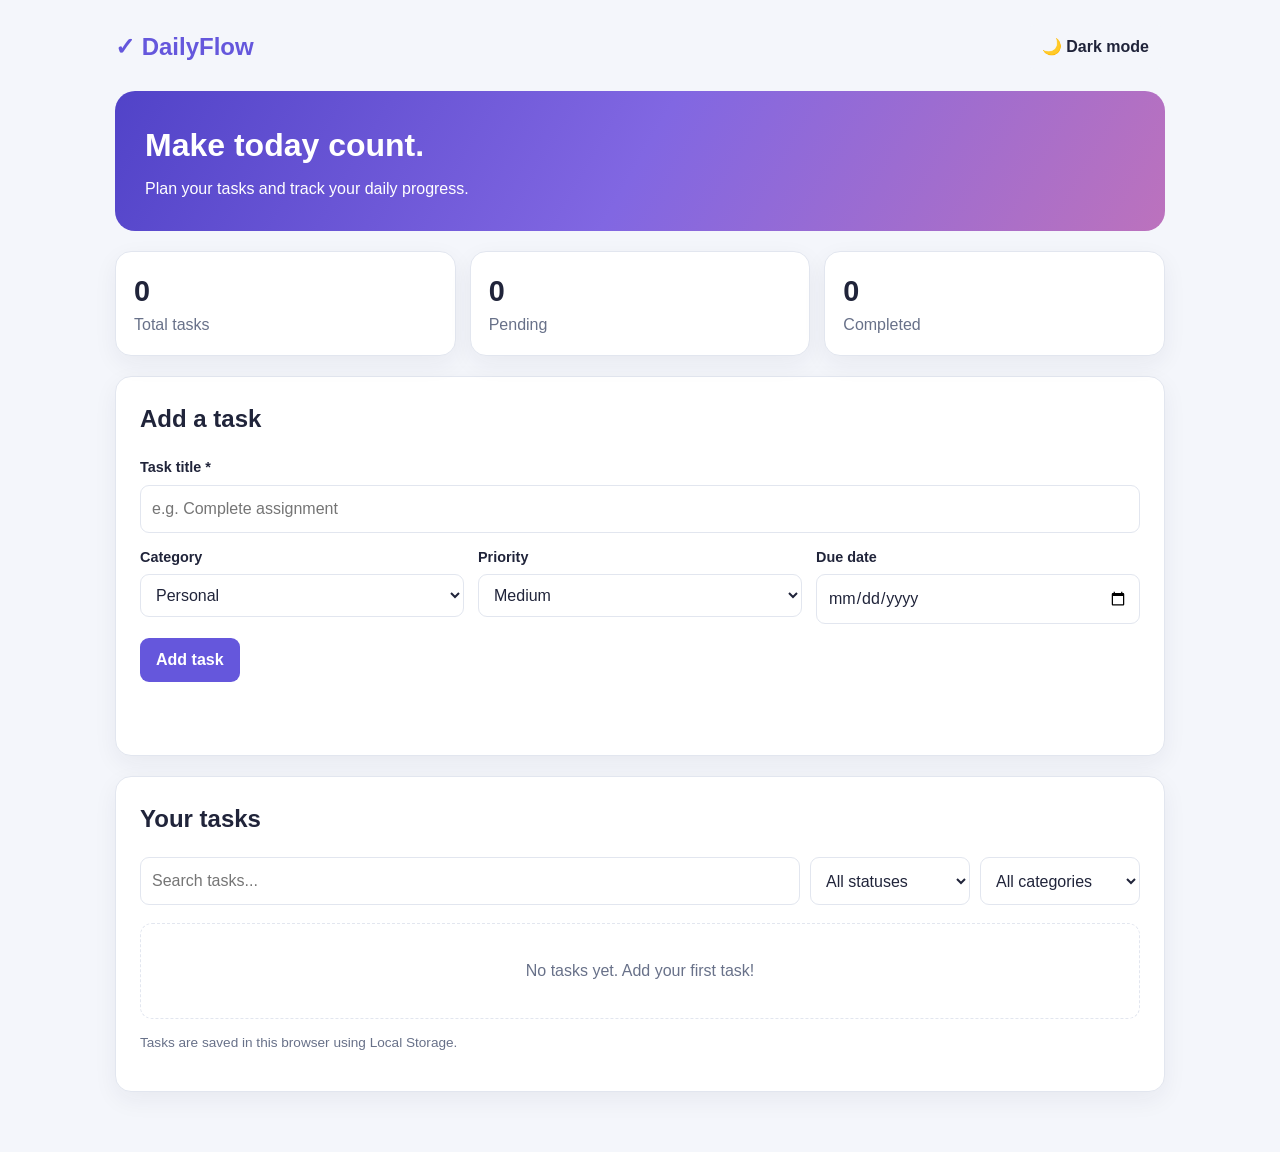
<file: task-manager.html.html>
<!DOCTYPE html>
<html lang="en">
<head>
    <meta charset="UTF-8">
    <meta name="viewport" content="width=device-width, initial-scale=1.0">
    <title>DailyFlow | Task Manager</title>

    <style>
        :root {
            --bg: #f4f6fb;
            --card: #ffffff;
            --text: #20243a;
            --muted: #687189;
            --border: #e2e6ef;
            --primary: #6557dc;
        }

        body.dark {
            --bg: #111827;
            --card: #202a3b;
            --text: #f3f5ff;
            --muted: #b5bfd0;
            --border: #3a4558;
            --primary: #a397ff;
        }

        * {
            box-sizing: border-box;
        }

        body {
            margin: 0;
            background: var(--bg);
            color: var(--text);
            font-family: Arial, sans-serif;
            line-height: 1.5;
        }

        button,
        input,
        select {
            font: inherit;
        }

        button {
            cursor: pointer;
        }

        .container {
            width: min(1050px, calc(100% - 28px));
            margin: auto;
            padding: 25px 0 60px;
        }

        .topbar {
            display: flex;
            align-items: center;
            justify-content: space-between;
            gap: 12px;
            margin-bottom: 22px;
        }

        .logo {
            margin: 0;
            font-size: 1.5rem;
            color: var(--primary);
        }

        .hero {
            padding: 30px;
            border-radius: 20px;
            color: white;
            background: linear-gradient(120deg, #5143c8, #8167e2, #bc72bd);
        }

        .hero h1 {
            margin: 0 0 8px;
        }

        .hero p {
            margin: 0;
        }

        .stats {
            display: grid;
            grid-template-columns: repeat(3, 1fr);
            gap: 14px;
            margin: 20px 0;
        }

        .stat,
        .panel {
            background: var(--card);
            border: 1px solid var(--border);
            border-radius: 16px;
            box-shadow: 0 8px 24px rgba(28, 34, 74, 0.06);
        }

        .stat {
            padding: 18px;
        }

        .stat strong {
            display: block;
            font-size: 1.8rem;
        }

        .stat span,
        .note,
        .task-info {
            color: var(--muted);
        }

        .panel {
            padding: 24px;
            margin-top: 20px;
        }

        .panel h2 {
            margin-top: 0;
        }

        .form-grid {
            display: grid;
            grid-template-columns: repeat(3, 1fr);
            gap: 14px;
        }

        .field {
            display: flex;
            flex-direction: column;
            gap: 6px;
        }

        .field.full,
        .form-buttons {
            grid-column: 1 / -1;
        }

        label {
            font-weight: bold;
            font-size: 0.9rem;
        }

        input,
        select {
            width: 100%;
            min-width: 0;
            padding: 11px;
            border: 1px solid var(--border);
            border-radius: 9px;
            background: var(--card);
            color: var(--text);
        }

        .form-buttons,
        .task-buttons {
            display: flex;
            gap: 9px;
        }

        .btn {
            border: 0;
            border-radius: 9px;
            padding: 10px 16px;
            font-weight: bold;
        }

        .btn-primary {
            background: var(--primary);
            color: white;
        }

        .btn-light {
            background: var(--bg);
            color: var(--text);
        }

        .btn-danger {
            color: #d74760;
        }

        .filters {
            display: grid;
            grid-template-columns: 1fr 160px 160px;
            gap: 10px;
            margin-bottom: 18px;
        }

        .task-list {
            display: grid;
            gap: 12px;
        }

        .task {
            display: flex;
            align-items: flex-start;
            gap: 12px;
            padding: 16px;
            border: 1px solid var(--border);
            border-radius: 12px;
        }

        .task-checkbox {
            width: 20px;
            height: 20px;
            margin-top: 3px;
            accent-color: var(--primary);
        }

        .task-content {
            flex: 1;
            min-width: 0;
        }

        .task-content h3 {
            margin: 0;
            overflow-wrap: anywhere;
        }

        .task.completed h3 {
            text-decoration: line-through;
            color: var(--muted);
        }

        .task-info {
            margin-top: 6px;
            font-size: 0.85rem;
        }

        .task-buttons .btn {
            padding: 7px 10px;
            font-size: 0.85rem;
        }

        .empty {
            padding: 35px;
            border: 1px dashed var(--border);
            border-radius: 12px;
            color: var(--muted);
            text-align: center;
        }

        .error {
            min-height: 20px;
            color: #d74760;
            font-size: 0.9rem;
        }

        .note {
            font-size: 0.85rem;
        }

        @media (max-width: 650px) {
            .form-grid {
                grid-template-columns: 1fr;
            }

            .filters {
                grid-template-columns: 1fr 1fr;
            }

            .filters input {
                grid-column: 1 / -1;
            }

            .stat {
                padding: 11px;
            }

            .stat strong {
                font-size: 1.3rem;
            }

            .stat span {
                font-size: 0.75rem;
            }

            .panel {
                padding: 16px;
            }

            .task {
                flex-wrap: wrap;
            }

            .task-buttons {
                margin-left: 32px;
            }
        }
    </style>
</head>

<body>
    <main class="container">
        <header class="topbar">
            <h1 class="logo">✓ DailyFlow</h1>
            <button id="themeButton" class="btn btn-light" type="button">
                🌙 Dark mode
            </button>
        </header>

        <div class="hero">
            <h1>Make today count.</h1>
            <p>Plan your tasks and track your daily progress.</p>
        </div>

        <div class="stats">
            <div class="stat">
                <strong id="totalCount">0</strong>
                <span>Total tasks</span>
            </div>
            <div class="stat">
                <strong id="pendingCount">0</strong>
                <span>Pending</span>
            </div>
            <div class="stat">
                <strong id="completedCount">0</strong>
                <span>Completed</span>
            </div>
        </div>

        <section class="panel">
            <h2 id="formHeading">Add a task</h2>

            <form id="taskForm">
                <div class="form-grid">
                    <div class="field full">
                        <label for="taskTitle">Task title *</label>
                        <input
                            id="taskTitle"
                            type="text"
                            maxlength="120"
                            placeholder="e.g. Complete assignment"
                            required
                        >
                    </div>

                    <div class="field">
                        <label for="taskCategory">Category</label>
                        <select id="taskCategory">
                            <option>Personal</option>
                            <option>Study</option>
                            <option>Work</option>
                            <option>Other</option>
                        </select>
                    </div>

                    <div class="field">
                        <label for="taskPriority">Priority</label>
                        <select id="taskPriority">
                            <option>Medium</option>
                            <option>Low</option>
                            <option>High</option>
                        </select>
                    </div>

                    <div class="field">
                        <label for="taskDate">Due date</label>
                        <input id="taskDate" type="date">
                    </div>

                    <div class="form-buttons">
                        <button
                            id="saveButton"
                            class="btn btn-primary"
                            type="submit"
                        >
                            Add task
                        </button>

                        <button
                            id="cancelButton"
                            class="btn btn-light"
                            type="button"
                            hidden
                        >
                            Cancel edit
                        </button>
                    </div>
                </div>

                <p id="errorMessage" class="error" role="alert"></p>
            </form>
        </section>

        <section class="panel">
            <h2>Your tasks</h2>

            <div class="filters">
                <input
                    id="searchInput"
                    type="search"
                    placeholder="Search tasks..."
                    aria-label="Search tasks"
                >

                <select id="statusFilter" aria-label="Filter by status">
                    <option value="all">All statuses</option>
                    <option value="pending">Pending</option>
                    <option value="completed">Completed</option>
                </select>

                <select id="categoryFilter" aria-label="Filter by category">
                    <option value="all">All categories</option>
                    <option>Personal</option>
                    <option>Study</option>
                    <option>Work</option>
                    <option>Other</option>
                </select>
            </div>

            <div id="taskList" class="task-list"></div>

            <p class="note">
                Tasks are saved in this browser using Local Storage.
            </p>
        </section>
    </main>

    <script>
        const STORAGE_KEY = "dailyflow_tasks";
        const THEME_KEY = "dailyflow_theme";

        const taskForm = document.getElementById("taskForm");
        const taskList = document.getElementById("taskList");
        const errorMessage = document.getElementById("errorMessage");

        let tasks = [];
        let editingId = null;

        try {
            const savedTasks = JSON.parse(
                localStorage.getItem(STORAGE_KEY) || "[]"
            );

            if (Array.isArray(savedTasks)) {
                tasks = savedTasks;
            }
        } catch (error) {
            tasks = [];
        }

        function saveTasks() {
            try {
                localStorage.setItem(STORAGE_KEY, JSON.stringify(tasks));
                return true;
            } catch (error) {
                errorMessage.textContent =
                    "Tasks save nahi ho paaye. Browser storage check karein.";
                return false;
            }
        }

        function resetForm() {
            taskForm.reset();
            editingId = null;

            document.getElementById("formHeading").textContent =
                "Add a task";
            document.getElementById("saveButton").textContent =
                "Add task";
            document.getElementById("cancelButton").hidden = true;
            errorMessage.textContent = "";
        }

        function renderTasks() {
            const completed = tasks.filter(
                task => task.completed
            ).length;

            document.getElementById("totalCount").textContent =
                tasks.length;
            document.getElementById("completedCount").textContent =
                completed;
            document.getElementById("pendingCount").textContent =
                tasks.length - completed;

            const search = document.getElementById("searchInput")
                .value.trim().toLowerCase();

            const status = document.getElementById("statusFilter").value;
            const category = document.getElementById("categoryFilter").value;

            const visibleTasks = tasks.filter(task => {
                const matchesSearch = task.title
                    .toLowerCase()
                    .includes(search);

                const matchesStatus =
                    status === "all" ||
                    (status === "completed" && task.completed) ||
                    (status === "pending" && !task.completed);

                const matchesCategory =
                    category === "all" ||
                    category === task.category;

                return matchesSearch &&
                    matchesStatus &&
                    matchesCategory;
            });

            taskList.replaceChildren();

            if (visibleTasks.length === 0) {
                const empty = document.createElement("div");
                empty.className = "empty";

                empty.textContent = tasks.length === 0
                    ? "No tasks yet. Add your first task!"
                    : "No tasks match your search or filters.";

                taskList.appendChild(empty);
                return;
            }

            visibleTasks.forEach(task => {
                const row = document.createElement("article");
                row.className = task.completed
                    ? "task completed"
                    : "task";

                const checkbox = document.createElement("input");
                checkbox.type = "checkbox";
                checkbox.className = "task-checkbox";
                checkbox.checked = task.completed;
                checkbox.setAttribute(
                    "aria-label",
                    "Toggle completion: " + task.title
                );

                checkbox.addEventListener("change", () => {
                    const oldValue = task.completed;
                    task.completed = checkbox.checked;

                    if (!saveTasks()) {
                        task.completed = oldValue;
                    }

                    renderTasks();
                });

                const content = document.createElement("div");
                content.className = "task-content";

                const title = document.createElement("h3");
                title.textContent = task.title;

                const info = document.createElement("div");
                info.className = "task-info";
                info.textContent =
                    task.category +
                    " • " +
                    task.priority +
                    " priority" +
                    (task.date ? " • Due " + task.date : "");

                content.append(title, info);

                const buttons = document.createElement("div");
                buttons.className = "task-buttons";

                const editButton = document.createElement("button");
                editButton.type = "button";
                editButton.className = "btn btn-light";
                editButton.textContent = "Edit";
                editButton.addEventListener("click", () => {
                    startEdit(task.id);
                });

                const deleteButton = document.createElement("button");
                deleteButton.type = "button";
                deleteButton.className = "btn btn-light btn-danger";
                deleteButton.textContent = "Delete";
                deleteButton.addEventListener("click", () => {
                    deleteTask(task.id);
                });

                buttons.append(editButton, deleteButton);
                row.append(checkbox, content, buttons);
                taskList.appendChild(row);
            });
        }

        function startEdit(id) {
            const task = tasks.find(item => item.id === id);
            if (!task) return;

            editingId = id;

            document.getElementById("taskTitle").value = task.title;
            document.getElementById("taskCategory").value = task.category;
            document.getElementById("taskPriority").value = task.priority;
            document.getElementById("taskDate").value = task.date;

            document.getElementById("formHeading").textContent =
                "Edit task";
            document.getElementById("saveButton").textContent =
                "Save changes";
            document.getElementById("cancelButton").hidden = false;

            document.getElementById("taskTitle").focus();
            taskForm.scrollIntoView({
                behavior: "smooth",
                block: "center"
            });
        }

        function deleteTask(id) {
            const task = tasks.find(item => item.id === id);
            if (!task) return;

            if (!confirm(`Delete "${task.title}"?`)) return;

            const previousTasks = tasks;
            tasks = tasks.filter(item => item.id !== id);

            if (!saveTasks()) {
                tasks = previousTasks;
            } else if (editingId === id) {
                resetForm();
            }

            renderTasks();
        }

        taskForm.addEventListener("submit", event => {
            event.preventDefault();

            const title = document.getElementById("taskTitle")
                .value.trim();

            if (!title || title.length > 120) {
                errorMessage.textContent =
                    "Task title 1 se 120 characters ka hona chahiye.";
                return;
            }

            const taskData = {
                title: title,
                category: document.getElementById(
                    "taskCategory"
                ).value,
                priority: document.getElementById(
                    "taskPriority"
                ).value,
                date: document.getElementById("taskDate").value
            };

            const previousTasks = tasks.map(task => ({ ...task }));

            if (editingId !== null) {
                const task = tasks.find(
                    item => item.id === editingId
                );

                if (!task) {
                    resetForm();
                    return;
                }

                Object.assign(task, taskData);
            } else {
                tasks.unshift({
                    id: Date.now().toString() +
                        Math.random().toString(16),
                    ...taskData,
                    completed: false
                });
            }

            if (!saveTasks()) {
                tasks = previousTasks;
                return;
            }

            resetForm();
            renderTasks();
        });

        document.getElementById("cancelButton")
            .addEventListener("click", resetForm);

        document.getElementById("searchInput")
            .addEventListener("input", renderTasks);

        document.getElementById("statusFilter")
            .addEventListener("change", renderTasks);

        document.getElementById("categoryFilter")
            .addEventListener("change", renderTasks);

        const themeButton = document.getElementById("themeButton");

        function setTheme(isDark) {
            document.body.classList.toggle("dark", isDark);

            themeButton.textContent = isDark
                ? "☀️ Light mode"
                : "🌙 Dark mode";

            try {
                localStorage.setItem(
                    THEME_KEY,
                    isDark ? "dark" : "light"
                );
            } catch (error) {
                // App still works if browser storage is unavailable.
            }
        }

        try {
            setTheme(localStorage.getItem(THEME_KEY) === "dark");
        } catch (error) {
            setTheme(false);
        }

        themeButton.addEventListener("click", () => {
            setTheme(!document.body.classList.contains("dark"));
        });

        renderTasks();
    </script>
</body>
</html>
</file>
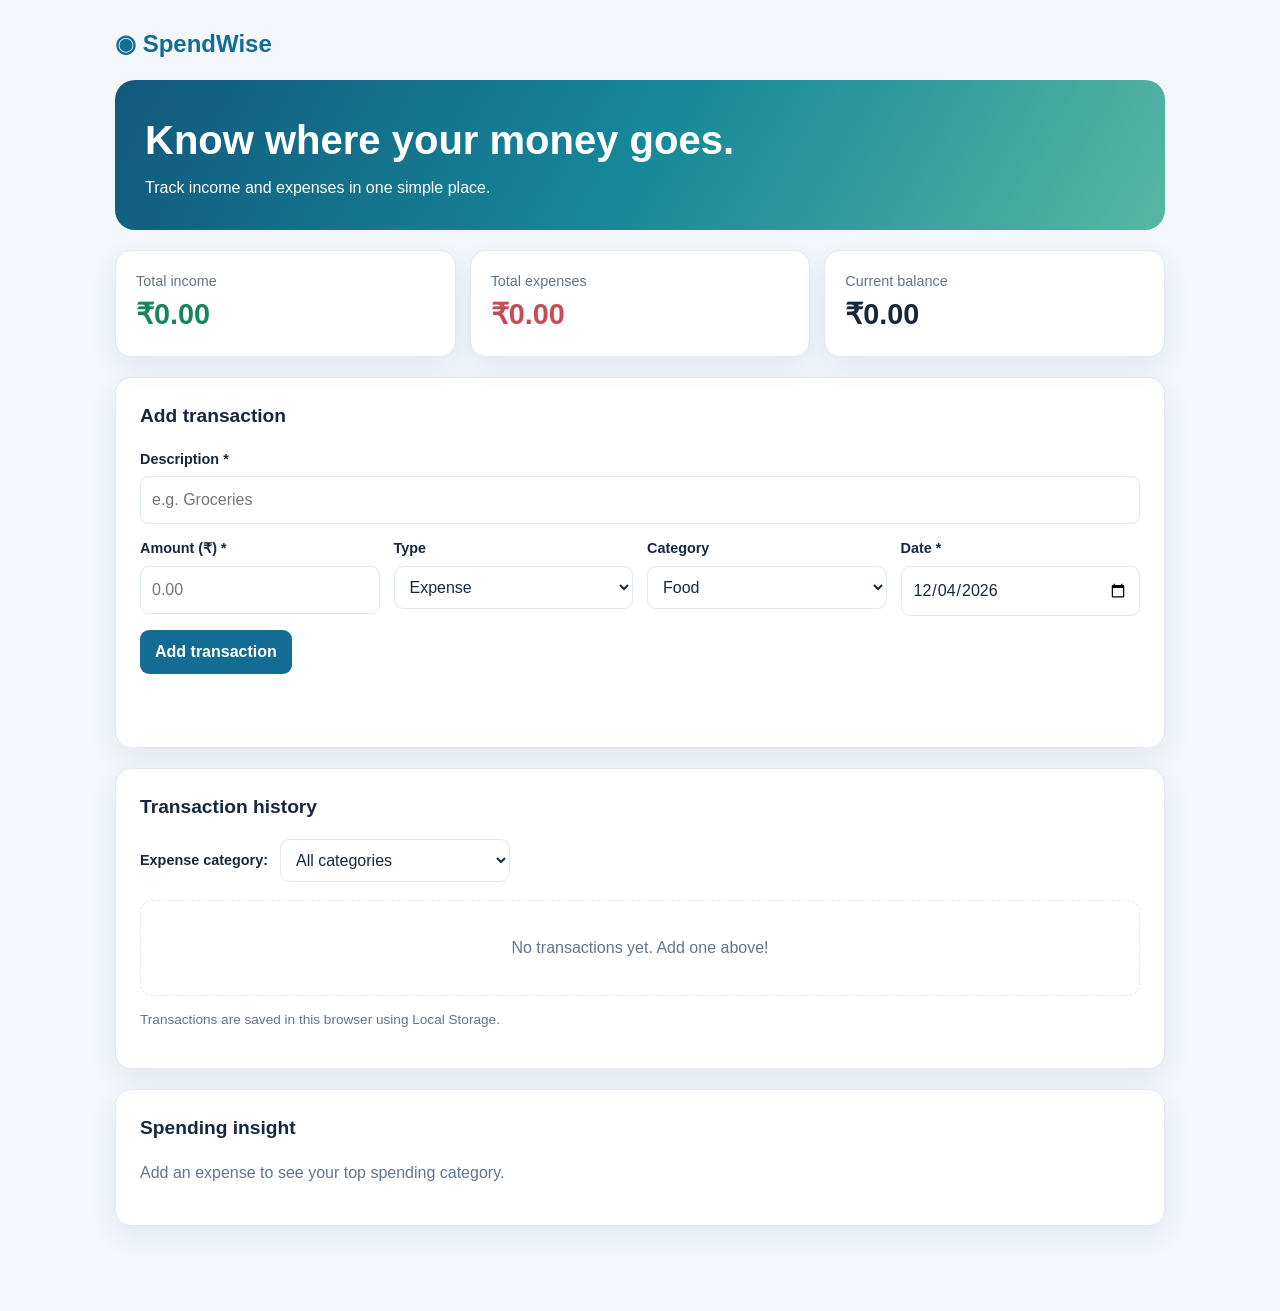
<file: expense-tracker/expense-tracker.html.html>
<!DOCTYPE html>
<html lang="en">
<head>
    <meta charset="UTF-8">
    <meta name="viewport" content="width=device-width, initial-scale=1.0">
    <title>SpendWise | Personal Expense Tracker</title>

    <style>
        :root {
            --background: #f3f7fb;
            --card: #ffffff;
            --text: #18283c;
            --muted: #63758a;
            --border: #e2e9f0;
            --primary: #146c94;
            --income: #17845f;
            --expense: #c74a57;
        }

        * {
            box-sizing: border-box;
        }

        body {
            margin: 0;
            background: var(--background);
            color: var(--text);
            font-family: Arial, sans-serif;
            line-height: 1.5;
        }

        button,
        input,
        select {
            font: inherit;
        }

        button {
            cursor: pointer;
        }

        .container {
            width: min(1050px, calc(100% - 28px));
            margin: auto;
            padding: 26px 0 65px;
        }

        .logo {
            margin: 0 0 18px;
            color: var(--primary);
            font-size: 1.5rem;
        }

        .hero {
            padding: 30px;
            border-radius: 20px;
            background: linear-gradient(
                120deg,
                #12587d,
                #16889a,
                #57b7a1
            );
            color: white;
        }

        .hero h1 {
            margin: 0;
            font-size: clamp(1.7rem, 4vw, 2.5rem);
        }

        .hero p {
            margin: 6px 0 0;
        }

        .summary {
            display: grid;
            grid-template-columns: repeat(3, 1fr);
            gap: 14px;
            margin: 20px 0;
        }

        .summary-card,
        .panel {
            background: var(--card);
            border: 1px solid var(--border);
            border-radius: 16px;
            box-shadow: 0 10px 28px rgba(29, 65, 96, 0.08);
        }

        .summary-card {
            padding: 20px;
        }

        .summary-card span {
            display: block;
            color: var(--muted);
            font-size: 0.9rem;
        }

        .summary-card strong {
            display: block;
            font-size: clamp(1.2rem, 2.8vw, 1.8rem);
            overflow-wrap: anywhere;
        }

        .income {
            color: var(--income);
        }

        .expense {
            color: var(--expense);
        }

        .panel {
            padding: 24px;
            margin: 20px 0;
        }

        .panel h2 {
            margin: 0 0 18px;
            font-size: 1.2rem;
        }

        .form-grid {
            display: grid;
            grid-template-columns: repeat(4, 1fr);
            gap: 14px;
        }

        .field {
            display: flex;
            flex-direction: column;
            gap: 6px;
        }

        .field.full,
        .form-actions {
            grid-column: 1 / -1;
        }

        label {
            font-size: 0.9rem;
            font-weight: bold;
        }

        input,
        select {
            width: 100%;
            min-width: 0;
            padding: 11px;
            border: 1px solid var(--border);
            border-radius: 9px;
            background: white;
            color: var(--text);
        }

        .form-actions {
            display: flex;
            gap: 10px;
        }

        .button {
            border: 0;
            border-radius: 9px;
            padding: 10px 15px;
            font-weight: bold;
        }

        .primary-button {
            background: var(--primary);
            color: white;
        }

        .light-button {
            background: var(--background);
            color: var(--text);
        }

        .delete-button {
            color: var(--expense);
        }

        .filter-row {
            display: flex;
            flex-wrap: wrap;
            align-items: center;
            gap: 12px;
            margin-bottom: 18px;
        }

        .filter-row select {
            width: min(230px, 100%);
        }

        .transaction-list {
            display: grid;
            gap: 11px;
        }

        .transaction {
            display: flex;
            align-items: center;
            gap: 15px;
            padding: 16px;
            border: 1px solid var(--border);
            border-radius: 12px;
        }

        .transaction-details {
            flex: 1;
            min-width: 0;
        }

        .transaction-details h3 {
            margin: 0;
            font-size: 1rem;
            overflow-wrap: anywhere;
        }

        .transaction-meta,
        .note {
            color: var(--muted);
            font-size: 0.85rem;
        }

        .transaction-amount {
            font-weight: bold;
            white-space: nowrap;
        }

        .transaction-actions {
            display: flex;
            gap: 6px;
        }

        .transaction-actions .button {
            padding: 7px 9px;
            font-size: 0.85rem;
        }

        .empty-message {
            padding: 35px;
            border: 1px dashed var(--border);
            border-radius: 12px;
            color: var(--muted);
            text-align: center;
        }

        .error-message {
            min-height: 20px;
            color: var(--expense);
            font-size: 0.9rem;
        }

        .insight {
            color: var(--muted);
        }

        @media (max-width: 730px) {
            .form-grid {
                grid-template-columns: repeat(2, 1fr);
            }

            .transaction {
                flex-wrap: wrap;
            }

            .transaction-actions {
                width: 100%;
                justify-content: flex-end;
            }
        }

        @media (max-width: 480px) {
            .form-grid {
                grid-template-columns: 1fr;
            }

            .summary {
                gap: 6px;
            }

            .summary-card {
                padding: 10px;
            }

            .summary-card span {
                font-size: 0.72rem;
            }

            .summary-card strong {
                font-size: 1rem;
            }

            .panel {
                padding: 16px;
            }
        }
    </style>
</head>

<body>
    <main class="container">
        <h1 class="logo">◉ SpendWise</h1>

        <div class="hero">
            <h1>Know where your money goes.</h1>
            <p>Track income and expenses in one simple place.</p>
        </div>

        <!-- Summary cards -->
        <div class="summary" aria-live="polite">
            <div class="summary-card">
                <span>Total income</span>
                <strong id="totalIncome" class="income">₹0</strong>
            </div>

            <div class="summary-card">
                <span>Total expenses</span>
                <strong id="totalExpenses" class="expense">₹0</strong>
            </div>

            <div class="summary-card">
                <span>Current balance</span>
                <strong id="currentBalance">₹0</strong>
            </div>
        </div>

        <!-- Transaction form -->
        <section class="panel">
            <h2 id="formHeading">Add transaction</h2>

            <form id="transactionForm">
                <div class="form-grid">
                    <div class="field full">
                        <label for="description">Description *</label>
                        <input
                            type="text"
                            id="description"
                            maxlength="120"
                            placeholder="e.g. Groceries"
                            required
                        >
                    </div>

                    <div class="field">
                        <label for="amount">Amount (₹) *</label>
                        <input
                            type="number"
                            id="amount"
                            min="0.01"
                            max="999999999"
                            step="0.01"
                            placeholder="0.00"
                            required
                        >
                    </div>

                    <div class="field">
                        <label for="type">Type</label>
                        <select id="type">
                            <option value="expense">Expense</option>
                            <option value="income">Income</option>
                        </select>
                    </div>

                    <div class="field">
                        <label for="category">Category</label>
                        <select id="category"></select>
                    </div>

                    <div class="field">
                        <label for="date">Date *</label>
                        <input type="date" id="date" required>
                    </div>

                    <div class="form-actions">
                        <button
                            type="submit"
                            id="saveButton"
                            class="button primary-button"
                        >
                            Add transaction
                        </button>

                        <button
                            type="button"
                            id="cancelButton"
                            class="button light-button"
                            hidden
                        >
                            Cancel edit
                        </button>
                    </div>
                </div>

                <p
                    id="errorMessage"
                    class="error-message"
                    role="alert"
                ></p>
            </form>
        </section>

        <!-- Transaction history -->
        <section class="panel">
            <h2>Transaction history</h2>

            <div class="filter-row">
                <label for="categoryFilter">
                    Expense category:
                </label>

                <select id="categoryFilter">
                    <option value="all">All categories</option>
                </select>
            </div>

            <div
                id="transactionList"
                class="transaction-list"
            ></div>

            <p class="note">
                Transactions are saved in this browser using Local Storage.
            </p>
        </section>

        <!-- Insight -->
        <section class="panel">
            <h2>Spending insight</h2>
            <p id="insight" class="insight">
                Add an expense to see your top spending category.
            </p>
        </section>
    </main>

    <script>
        const STORAGE_KEY = "spendwise_transactions";

        const expenseCategories = [
            "Food",
            "Transport",
            "Shopping",
            "Bills",
            "Health",
            "Education",
            "Other"
        ];

        const incomeCategories = [
            "Salary",
            "Freelance",
            "Gift",
            "Other"
        ];

        const form = document.getElementById("transactionForm");
        const transactionList =
            document.getElementById("transactionList");
        const errorMessage =
            document.getElementById("errorMessage");

        let transactions = [];
        let editingId = null;

        // Load saved transactions
        try {
            const saved = JSON.parse(
                localStorage.getItem(STORAGE_KEY) || "[]"
            );

            if (Array.isArray(saved)) {
                transactions = saved;
            }
        } catch (error) {
            transactions = [];
        }

        function formatMoney(amount) {
            return new Intl.NumberFormat("en-IN", {
                style: "currency",
                currency: "INR"
            }).format(amount);
        }

        function saveTransactions() {
            try {
                localStorage.setItem(
                    STORAGE_KEY,
                    JSON.stringify(transactions)
                );
                return true;
            } catch (error) {
                errorMessage.textContent =
                    "Data save nahi ho paaya. Browser storage check karein.";
                return false;
            }
        }

        function updateCategoryOptions(type, selected = "") {
            const categorySelect =
                document.getElementById("category");

            categorySelect.replaceChildren();

            const categories = type === "income"
                ? incomeCategories
                : expenseCategories;

            categories.forEach(category => {
                const option = new Option(category, category);
                categorySelect.add(option);
            });

            if (selected) {
                categorySelect.value = selected;
            }
        }

        function resetForm() {
            editingId = null;
            form.reset();

            updateCategoryOptions("expense");

            // Set today's date in local time
            document.getElementById("date").value =
                new Date().toLocaleDateString("en-CA");

            document.getElementById("formHeading").textContent =
                "Add transaction";

            document.getElementById("saveButton").textContent =
                "Add transaction";

            document.getElementById("cancelButton").hidden = true;
            errorMessage.textContent = "";
        }

        function renderTransactions() {
            const income = transactions
                .filter(item => item.type === "income")
                .reduce((sum, item) => sum + item.amount, 0);

            const expenses = transactions
                .filter(item => item.type === "expense")
                .reduce((sum, item) => sum + item.amount, 0);

            const balance = income - expenses;

            document.getElementById("totalIncome").textContent =
                formatMoney(income);

            document.getElementById("totalExpenses").textContent =
                formatMoney(expenses);

            const balanceElement =
                document.getElementById("currentBalance");

            balanceElement.textContent = formatMoney(balance);
            balanceElement.classList.toggle(
                "expense",
                balance < 0
            );

            // Find highest expense category
            const categoryTotals = {};

            transactions
                .filter(item => item.type === "expense")
                .forEach(item => {
                    categoryTotals[item.category] =
                        (categoryTotals[item.category] || 0) +
                        item.amount;
                });

            const highestCategory = Object.entries(categoryTotals)
                .sort((a, b) => b[1] - a[1])[0];

            document.getElementById("insight").textContent =
                highestCategory
                    ? `Most spent on ${highestCategory[0]}: ` +
                      formatMoney(highestCategory[1])
                    : "Add an expense to see your top spending category.";

            // Filter transaction history
            const selectedCategory =
                document.getElementById("categoryFilter").value;

            const visibleTransactions = [...transactions]
                .filter(item => {
                    return selectedCategory === "all" ||
                        (
                            item.type === "expense" &&
                            item.category === selectedCategory
                        );
                })
                .sort((a, b) => {
                    return b.date.localeCompare(a.date) ||
                        b.createdAt - a.createdAt;
                });

            transactionList.replaceChildren();

            if (visibleTransactions.length === 0) {
                const empty = document.createElement("div");
                empty.className = "empty-message";

                empty.textContent = transactions.length === 0
                    ? "No transactions yet. Add one above!"
                    : "No matching expense transactions.";

                transactionList.appendChild(empty);
                return;
            }

            visibleTransactions.forEach(item => {
                const row = document.createElement("article");
                row.className = "transaction";

                const details = document.createElement("div");
                details.className = "transaction-details";

                const title = document.createElement("h3");
                title.textContent = item.description;

                const meta = document.createElement("div");
                meta.className = "transaction-meta";
                meta.textContent =
                    `${item.date} • ${item.category} • ` +
                    (item.type === "income" ? "Income" : "Expense");

                details.append(title, meta);

                const amount = document.createElement("div");
                amount.className =
                    "transaction-amount " +
                    (
                        item.type === "income"
                            ? "income"
                            : "expense"
                    );

                amount.textContent =
                    (item.type === "income" ? "+" : "−") +
                    formatMoney(item.amount);

                const buttons = document.createElement("div");
                buttons.className = "transaction-actions";

                const editButton = document.createElement("button");
                editButton.type = "button";
                editButton.className = "button light-button";
                editButton.textContent = "Edit";
                editButton.addEventListener("click", () => {
                    editTransaction(item.id);
                });

                const deleteButton = document.createElement("button");
                deleteButton.type = "button";
                deleteButton.className =
                    "button light-button delete-button";
                deleteButton.textContent = "Delete";
                deleteButton.addEventListener("click", () => {
                    deleteTransaction(item.id);
                });

                buttons.append(editButton, deleteButton);
                row.append(details, amount, buttons);
                transactionList.appendChild(row);
            });
        }

        function editTransaction(id) {
            const item = transactions.find(
                transaction => transaction.id === id
            );

            if (!item) return;

            editingId = id;

            document.getElementById("description").value =
                item.description;

            document.getElementById("amount").value =
                item.amount;

            document.getElementById("type").value =
                item.type;

            updateCategoryOptions(
                item.type,
                item.category
            );

            document.getElementById("date").value =
                item.date;

            document.getElementById("formHeading").textContent =
                "Edit transaction";

            document.getElementById("saveButton").textContent =
                "Save changes";

            document.getElementById("cancelButton").hidden = false;

            document.getElementById("description").focus();

            form.scrollIntoView({
                behavior: "smooth",
                block: "center"
            });
        }

        function deleteTransaction(id) {
            const item = transactions.find(
                transaction => transaction.id === id
            );

            if (!item) return;

            if (!confirm(`Delete "${item.description}"?`)) {
                return;
            }

            const previousTransactions = transactions;

            transactions = transactions.filter(
                transaction => transaction.id !== id
            );

            if (!saveTransactions()) {
                transactions = previousTransactions;
            } else if (editingId === id) {
                resetForm();
            }

            renderTransactions();
        }

        document.getElementById("type")
            .addEventListener("change", event => {
                updateCategoryOptions(event.target.value);
            });

        form.addEventListener("submit", event => {
            event.preventDefault();

            const description =
                document.getElementById("description")
                    .value.trim();

            const amount = Number(
                document.getElementById("amount").value
            );

            const type =
                document.getElementById("type").value;

            const category =
                document.getElementById("category").value;

            const date =
                document.getElementById("date").value;

            const validCategories = type === "income"
                ? incomeCategories
                : expenseCategories;

            if (
                !description ||
                description.length > 120 ||
                !Number.isFinite(amount) ||
                amount <= 0 ||
                amount > 999999999 ||
                !validCategories.includes(category) ||
                !date
            ) {
                errorMessage.textContent =
                    "Valid description, amount, category aur date daalein.";
                return;
            }

            const transactionData = {
                description,
                amount: Math.round(amount * 100) / 100,
                type,
                category,
                date
            };

            const previousTransactions = transactions.map(
                item => ({ ...item })
            );

            if (editingId !== null) {
                const item = transactions.find(
                    transaction =>
                        transaction.id === editingId
                );

                if (!item) {
                    resetForm();
                    return;
                }

                Object.assign(item, transactionData);
            } else {
                transactions.push({
                    id: Date.now().toString() +
                        Math.random().toString(16),
                    ...transactionData,
                    createdAt: Date.now()
                });
            }

            if (!saveTransactions()) {
                transactions = previousTransactions;
                return;
            }

            resetForm();
            renderTransactions();
        });

        document.getElementById("cancelButton")
            .addEventListener("click", resetForm);

        document.getElementById("categoryFilter")
            .addEventListener("change", renderTransactions);

        // Create expense filter options
        expenseCategories.forEach(category => {
            const option = new Option(category, category);
            document.getElementById("categoryFilter")
                .add(option);
        });

        resetForm();
        renderTransactions();
    </script>
</body>
</html>
</file>
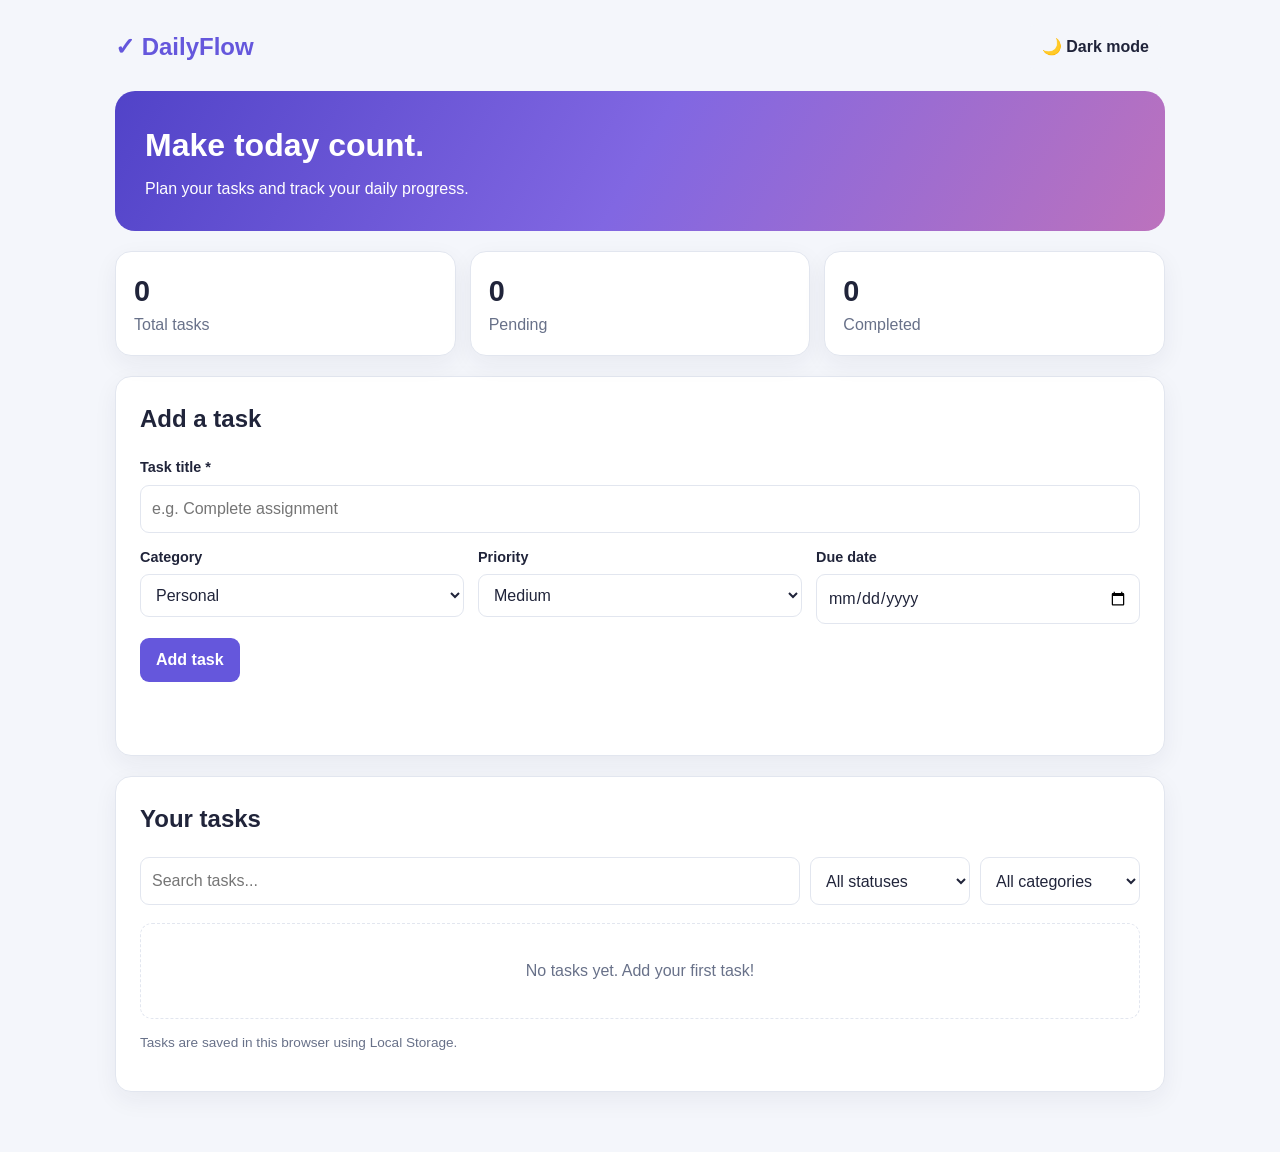
<file: task-manager/task-manager.html>
<!DOCTYPE html>
<html lang="en">
<head>
    <meta charset="UTF-8">
    <meta name="viewport" content="width=device-width, initial-scale=1.0">
    <title>DailyFlow | Task Manager</title>

    <style>
        :root {
            --bg: #f4f6fb;
            --card: #ffffff;
            --text: #20243a;
            --muted: #687189;
            --border: #e2e6ef;
            --primary: #6557dc;
        }

        body.dark {
            --bg: #111827;
            --card: #202a3b;
            --text: #f3f5ff;
            --muted: #b5bfd0;
            --border: #3a4558;
            --primary: #a397ff;
        }

        * {
            box-sizing: border-box;
        }

        body {
            margin: 0;
            background: var(--bg);
            color: var(--text);
            font-family: Arial, sans-serif;
            line-height: 1.5;
        }

        button,
        input,
        select {
            font: inherit;
        }

        button {
            cursor: pointer;
        }

        .container {
            width: min(1050px, calc(100% - 28px));
            margin: auto;
            padding: 25px 0 60px;
        }

        .topbar {
            display: flex;
            align-items: center;
            justify-content: space-between;
            gap: 12px;
            margin-bottom: 22px;
        }

        .logo {
            margin: 0;
            font-size: 1.5rem;
            color: var(--primary);
        }

        .hero {
            padding: 30px;
            border-radius: 20px;
            color: white;
            background: linear-gradient(120deg, #5143c8, #8167e2, #bc72bd);
        }

        .hero h1 {
            margin: 0 0 8px;
        }

        .hero p {
            margin: 0;
        }

        .stats {
            display: grid;
            grid-template-columns: repeat(3, 1fr);
            gap: 14px;
            margin: 20px 0;
        }

        .stat,
        .panel {
            background: var(--card);
            border: 1px solid var(--border);
            border-radius: 16px;
            box-shadow: 0 8px 24px rgba(28, 34, 74, 0.06);
        }

        .stat {
            padding: 18px;
        }

        .stat strong {
            display: block;
            font-size: 1.8rem;
        }

        .stat span,
        .note,
        .task-info {
            color: var(--muted);
        }

        .panel {
            padding: 24px;
            margin-top: 20px;
        }

        .panel h2 {
            margin-top: 0;
        }

        .form-grid {
            display: grid;
            grid-template-columns: repeat(3, 1fr);
            gap: 14px;
        }

        .field {
            display: flex;
            flex-direction: column;
            gap: 6px;
        }

        .field.full,
        .form-buttons {
            grid-column: 1 / -1;
        }

        label {
            font-weight: bold;
            font-size: 0.9rem;
        }

        input,
        select {
            width: 100%;
            min-width: 0;
            padding: 11px;
            border: 1px solid var(--border);
            border-radius: 9px;
            background: var(--card);
            color: var(--text);
        }

        .form-buttons,
        .task-buttons {
            display: flex;
            gap: 9px;
        }

        .btn {
            border: 0;
            border-radius: 9px;
            padding: 10px 16px;
            font-weight: bold;
        }

        .btn-primary {
            background: var(--primary);
            color: white;
        }

        .btn-light {
            background: var(--bg);
            color: var(--text);
        }

        .btn-danger {
            color: #d74760;
        }

        .filters {
            display: grid;
            grid-template-columns: 1fr 160px 160px;
            gap: 10px;
            margin-bottom: 18px;
        }

        .task-list {
            display: grid;
            gap: 12px;
        }

        .task {
            display: flex;
            align-items: flex-start;
            gap: 12px;
            padding: 16px;
            border: 1px solid var(--border);
            border-radius: 12px;
        }

        .task-checkbox {
            width: 20px;
            height: 20px;
            margin-top: 3px;
            accent-color: var(--primary);
        }

        .task-content {
            flex: 1;
            min-width: 0;
        }

        .task-content h3 {
            margin: 0;
            overflow-wrap: anywhere;
        }

        .task.completed h3 {
            text-decoration: line-through;
            color: var(--muted);
        }

        .task-info {
            margin-top: 6px;
            font-size: 0.85rem;
        }

        .task-buttons .btn {
            padding: 7px 10px;
            font-size: 0.85rem;
        }

        .empty {
            padding: 35px;
            border: 1px dashed var(--border);
            border-radius: 12px;
            color: var(--muted);
            text-align: center;
        }

        .error {
            min-height: 20px;
            color: #d74760;
            font-size: 0.9rem;
        }

        .note {
            font-size: 0.85rem;
        }

        @media (max-width: 650px) {
            .form-grid {
                grid-template-columns: 1fr;
            }

            .filters {
                grid-template-columns: 1fr 1fr;
            }

            .filters input {
                grid-column: 1 / -1;
            }

            .stat {
                padding: 11px;
            }

            .stat strong {
                font-size: 1.3rem;
            }

            .stat span {
                font-size: 0.75rem;
            }

            .panel {
                padding: 16px;
            }

            .task {
                flex-wrap: wrap;
            }

            .task-buttons {
                margin-left: 32px;
            }
        }
    </style>
</head>

<body>
    <main class="container">
        <header class="topbar">
            <h1 class="logo">✓ DailyFlow</h1>
            <button id="themeButton" class="btn btn-light" type="button">
                🌙 Dark mode
            </button>
        </header>

        <div class="hero">
            <h1>Make today count.</h1>
            <p>Plan your tasks and track your daily progress.</p>
        </div>

        <div class="stats">
            <div class="stat">
                <strong id="totalCount">0</strong>
                <span>Total tasks</span>
            </div>
            <div class="stat">
                <strong id="pendingCount">0</strong>
                <span>Pending</span>
            </div>
            <div class="stat">
                <strong id="completedCount">0</strong>
                <span>Completed</span>
            </div>
        </div>

        <section class="panel">
            <h2 id="formHeading">Add a task</h2>

            <form id="taskForm">
                <div class="form-grid">
                    <div class="field full">
                        <label for="taskTitle">Task title *</label>
                        <input
                            id="taskTitle"
                            type="text"
                            maxlength="120"
                            placeholder="e.g. Complete assignment"
                            required
                        >
                    </div>

                    <div class="field">
                        <label for="taskCategory">Category</label>
                        <select id="taskCategory">
                            <option>Personal</option>
                            <option>Study</option>
                            <option>Work</option>
                            <option>Other</option>
                        </select>
                    </div>

                    <div class="field">
                        <label for="taskPriority">Priority</label>
                        <select id="taskPriority">
                            <option>Medium</option>
                            <option>Low</option>
                            <option>High</option>
                        </select>
                    </div>

                    <div class="field">
                        <label for="taskDate">Due date</label>
                        <input id="taskDate" type="date">
                    </div>

                    <div class="form-buttons">
                        <button
                            id="saveButton"
                            class="btn btn-primary"
                            type="submit"
                        >
                            Add task
                        </button>

                        <button
                            id="cancelButton"
                            class="btn btn-light"
                            type="button"
                            hidden
                        >
                            Cancel edit
                        </button>
                    </div>
                </div>

                <p id="errorMessage" class="error" role="alert"></p>
            </form>
        </section>

        <section class="panel">
            <h2>Your tasks</h2>

            <div class="filters">
                <input
                    id="searchInput"
                    type="search"
                    placeholder="Search tasks..."
                    aria-label="Search tasks"
                >

                <select id="statusFilter" aria-label="Filter by status">
                    <option value="all">All statuses</option>
                    <option value="pending">Pending</option>
                    <option value="completed">Completed</option>
                </select>

                <select id="categoryFilter" aria-label="Filter by category">
                    <option value="all">All categories</option>
                    <option>Personal</option>
                    <option>Study</option>
                    <option>Work</option>
                    <option>Other</option>
                </select>
            </div>

            <div id="taskList" class="task-list"></div>

            <p class="note">
                Tasks are saved in this browser using Local Storage.
            </p>
        </section>
    </main>

    <script>
        const STORAGE_KEY = "dailyflow_tasks";
        const THEME_KEY = "dailyflow_theme";

        const taskForm = document.getElementById("taskForm");
        const taskList = document.getElementById("taskList");
        const errorMessage = document.getElementById("errorMessage");

        let tasks = [];
        let editingId = null;

        try {
            const savedTasks = JSON.parse(
                localStorage.getItem(STORAGE_KEY) || "[]"
            );

            if (Array.isArray(savedTasks)) {
                tasks = savedTasks;
            }
        } catch (error) {
            tasks = [];
        }

        function saveTasks() {
            try {
                localStorage.setItem(STORAGE_KEY, JSON.stringify(tasks));
                return true;
            } catch (error) {
                errorMessage.textContent =
                    "Tasks save nahi ho paaye. Browser storage check karein.";
                return false;
            }
        }

        function resetForm() {
            taskForm.reset();
            editingId = null;

            document.getElementById("formHeading").textContent =
                "Add a task";
            document.getElementById("saveButton").textContent =
                "Add task";
            document.getElementById("cancelButton").hidden = true;
            errorMessage.textContent = "";
        }

        function renderTasks() {
            const completed = tasks.filter(
                task => task.completed
            ).length;

            document.getElementById("totalCount").textContent =
                tasks.length;
            document.getElementById("completedCount").textContent =
                completed;
            document.getElementById("pendingCount").textContent =
                tasks.length - completed;

            const search = document.getElementById("searchInput")
                .value.trim().toLowerCase();

            const status = document.getElementById("statusFilter").value;
            const category = document.getElementById("categoryFilter").value;

            const visibleTasks = tasks.filter(task => {
                const matchesSearch = task.title
                    .toLowerCase()
                    .includes(search);

                const matchesStatus =
                    status === "all" ||
                    (status === "completed" && task.completed) ||
                    (status === "pending" && !task.completed);

                const matchesCategory =
                    category === "all" ||
                    category === task.category;

                return matchesSearch &&
                    matchesStatus &&
                    matchesCategory;
            });

            taskList.replaceChildren();

            if (visibleTasks.length === 0) {
                const empty = document.createElement("div");
                empty.className = "empty";

                empty.textContent = tasks.length === 0
                    ? "No tasks yet. Add your first task!"
                    : "No tasks match your search or filters.";

                taskList.appendChild(empty);
                return;
            }

            visibleTasks.forEach(task => {
                const row = document.createElement("article");
                row.className = task.completed
                    ? "task completed"
                    : "task";

                const checkbox = document.createElement("input");
                checkbox.type = "checkbox";
                checkbox.className = "task-checkbox";
                checkbox.checked = task.completed;
                checkbox.setAttribute(
                    "aria-label",
                    "Toggle completion: " + task.title
                );

                checkbox.addEventListener("change", () => {
                    const oldValue = task.completed;
                    task.completed = checkbox.checked;

                    if (!saveTasks()) {
                        task.completed = oldValue;
                    }

                    renderTasks();
                });

                const content = document.createElement("div");
                content.className = "task-content";

                const title = document.createElement("h3");
                title.textContent = task.title;

                const info = document.createElement("div");
                info.className = "task-info";
                info.textContent =
                    task.category +
                    " • " +
                    task.priority +
                    " priority" +
                    (task.date ? " • Due " + task.date : "");

                content.append(title, info);

                const buttons = document.createElement("div");
                buttons.className = "task-buttons";

                const editButton = document.createElement("button");
                editButton.type = "button";
                editButton.className = "btn btn-light";
                editButton.textContent = "Edit";
                editButton.addEventListener("click", () => {
                    startEdit(task.id);
                });

                const deleteButton = document.createElement("button");
                deleteButton.type = "button";
                deleteButton.className = "btn btn-light btn-danger";
                deleteButton.textContent = "Delete";
                deleteButton.addEventListener("click", () => {
                    deleteTask(task.id);
                });

                buttons.append(editButton, deleteButton);
                row.append(checkbox, content, buttons);
                taskList.appendChild(row);
            });
        }

        function startEdit(id) {
            const task = tasks.find(item => item.id === id);
            if (!task) return;

            editingId = id;

            document.getElementById("taskTitle").value = task.title;
            document.getElementById("taskCategory").value = task.category;
            document.getElementById("taskPriority").value = task.priority;
            document.getElementById("taskDate").value = task.date;

            document.getElementById("formHeading").textContent =
                "Edit task";
            document.getElementById("saveButton").textContent =
                "Save changes";
            document.getElementById("cancelButton").hidden = false;

            document.getElementById("taskTitle").focus();
            taskForm.scrollIntoView({
                behavior: "smooth",
                block: "center"
            });
        }

        function deleteTask(id) {
            const task = tasks.find(item => item.id === id);
            if (!task) return;

            if (!confirm(`Delete "${task.title}"?`)) return;

            const previousTasks = tasks;
            tasks = tasks.filter(item => item.id !== id);

            if (!saveTasks()) {
                tasks = previousTasks;
            } else if (editingId === id) {
                resetForm();
            }

            renderTasks();
        }

        taskForm.addEventListener("submit", event => {
            event.preventDefault();

            const title = document.getElementById("taskTitle")
                .value.trim();

            if (!title || title.length > 120) {
                errorMessage.textContent =
                    "Task title 1 se 120 characters ka hona chahiye.";
                return;
            }

            const taskData = {
                title: title,
                category: document.getElementById(
                    "taskCategory"
                ).value,
                priority: document.getElementById(
                    "taskPriority"
                ).value,
                date: document.getElementById("taskDate").value
            };

            const previousTasks = tasks.map(task => ({ ...task }));

            if (editingId !== null) {
                const task = tasks.find(
                    item => item.id === editingId
                );

                if (!task) {
                    resetForm();
                    return;
                }

                Object.assign(task, taskData);
            } else {
                tasks.unshift({
                    id: Date.now().toString() +
                        Math.random().toString(16),
                    ...taskData,
                    completed: false
                });
            }

            if (!saveTasks()) {
                tasks = previousTasks;
                return;
            }

            resetForm();
            renderTasks();
        });

        document.getElementById("cancelButton")
            .addEventListener("click", resetForm);

        document.getElementById("searchInput")
            .addEventListener("input", renderTasks);

        document.getElementById("statusFilter")
            .addEventListener("change", renderTasks);

        document.getElementById("categoryFilter")
            .addEventListener("change", renderTasks);

        const themeButton = document.getElementById("themeButton");

        function setTheme(isDark) {
            document.body.classList.toggle("dark", isDark);

            themeButton.textContent = isDark
                ? "☀️ Light mode"
                : "🌙 Dark mode";

            try {
                localStorage.setItem(
                    THEME_KEY,
                    isDark ? "dark" : "light"
                );
            } catch (error) {
                // App still works if browser storage is unavailable.
            }
        }

        try {
            setTheme(localStorage.getItem(THEME_KEY) === "dark");
        } catch (error) {
            setTheme(false);
        }

        themeButton.addEventListener("click", () => {
            setTheme(!document.body.classList.contains("dark"));
        });

        renderTasks();
    </script>
</body>
</html>
</file>
<file: style.css>
/* ===== Theme ===== */
:root {
    --navy: #101d35;
    --navy-soft: #182c4a;
    --blue: #3284e6;
    --teal: #37c6bd;
    --gold: #ffd989;
    --white: #ffffff;
    --text: #edf5ff;
    --muted: #c3d4e8;
    --border: rgba(255, 255, 255, 0.18);
    --card: rgba(255, 255, 255, 0.09);
}

* {
    box-sizing: border-box;
}

html {
    scroll-behavior: smooth;
    scroll-padding-top: 100px;
}

body {
    margin: 0;
    color: var(--text);
    font-family: Arial, Helvetica, sans-serif;
    line-height: 1.7;
    background:
        radial-gradient(
            circle at 15% 20%,
            rgba(50, 132, 230, 0.24),
            transparent 32%
        ),
        radial-gradient(
            circle at 85% 65%,
            rgba(55, 198, 189, 0.16),
            transparent 30%
        ),
        linear-gradient(125deg, #101d35, #162a49, #153b56, #101d35);
    background-size: 160% 160%;
    animation: backgroundMove 22s ease infinite;
}

@keyframes backgroundMove {
    0%, 100% {
        background-position: 0% 50%;
    }

    50% {
        background-position: 100% 50%;
    }
}

a {
    color: inherit;
}

button,
a {
    -webkit-tap-highlight-color: transparent;
}

/* ===== Header ===== */
.site-header,
body > header {
    position: sticky;
    top: 0;
    z-index: 1000;
    border-bottom: 1px solid var(--border);
    background: linear-gradient(
        105deg,
        rgba(31, 76, 137, 0.96),
        rgba(27, 112, 153, 0.96),
        rgba(30, 91, 153, 0.96)
    );
    background-size: 220% 220%;
    animation: headerMove 12s ease infinite;
    box-shadow: 0 8px 28px rgba(7, 20, 43, 0.2);
}

@keyframes headerMove {
    0%, 100% {
        background-position: 0% 50%;
    }

    50% {
        background-position: 100% 50%;
    }
}

.navbar {
    width: min(1200px, 100%);
    min-height: 76px;
    margin: 0 auto;
    padding: 12px 5%;
    display: flex;
    align-items: center;
    justify-content: space-between;
    gap: 25px;
}

.logo {
    flex-shrink: 0;
    margin: 0;
    color: var(--white);
    font-size: 1.4rem;
    font-weight: 800;
    letter-spacing: -0.4px;
    text-decoration: none;
    white-space: nowrap;
}

.logo span {
    color: var(--gold);
}

.nav-links {
    display: flex;
    align-items: center;
    justify-content: center;
    flex-wrap: wrap;
    gap: 4px;
    margin: 0;
    padding: 0;
    list-style: none;
}

.nav-links a {
    display: block;
    padding: 9px 12px;
    border-radius: 9px;
    color: var(--white);
    font-size: 0.92rem;
    font-weight: 600;
    text-decoration: none;
    transition:
        background 0.25s ease,
        transform 0.25s ease;
}

.nav-links a:hover,
.nav-links a:focus-visible {
    background: rgba(255, 255, 255, 0.17);
    transform: translateY(-2px);
}

.nav-links .contact-link {
    border: 1px solid rgba(255, 255, 255, 0.7);
}

/* ===== Common sections ===== */
section {
    width: min(1200px, 100%);
    margin: 0 auto;
    padding: 85px 6%;
}

.section-title,
.section-tittle {
    margin: 0 0 32px;
    color: var(--white);
    font-size: clamp(1.8rem, 3vw, 2.5rem);
    line-height: 1.25;
    text-align: center;
}

.section-title::after,
.section-tittle::after {
    content: "";
    display: block;
    width: 68px;
    height: 4px;
    margin: 13px auto 0;
    border-radius: 10px;
    background: linear-gradient(90deg, var(--blue), var(--teal));
}

/* ===== Home ===== */
.hero {
    min-height: calc(100vh - 76px);
    display: grid;
    grid-template-columns: minmax(0, 1.15fr) minmax(270px, 0.85fr);
    align-items: center;
    gap: 65px;
}

.hero-text {
    min-width: 0;
    animation: fadeUp 0.8s ease both;
}

.hello {
    margin-bottom: 8px;
    color: var(--teal);
    font-size: 1.1rem;
    font-weight: 700;
}

.hero h1 {
    margin: 0;
    color: var(--white);
    font-size: clamp(2.6rem, 5vw, 4.7rem);
    line-height: 1.15;
    letter-spacing: -1.5px;
}

.hero h2 {
    min-height: 45px;
    margin: 15px 0;
    color: var(--gold);
    font-size: clamp(1.25rem, 2.5vw, 2rem);
}

.hero-text > p:not(.hello) {
    max-width: 600px;
    color: var(--muted);
    font-size: 1.05rem;
}

@keyframes fadeUp {
    from {
        opacity: 0;
        transform: translateY(25px);
    }

    to {
        opacity: 1;
        transform: translateY(0);
    }
}

/* ===== Buttons ===== */
.buttons {
    display: flex;
    flex-wrap: wrap;
    gap: 14px;
    margin-top: 28px;
}

.btn {
    display: inline-block;
    padding: 11px 20px;
    border: 1px solid transparent;
    border-radius: 10px;
    background: linear-gradient(110deg, var(--blue), #2477bf);
    color: var(--white);
    font-size: 0.94rem;
    font-weight: 700;
    text-align: center;
    text-decoration: none;
    box-shadow: 0 8px 20px rgba(23, 107, 190, 0.18);
    transition:
        transform 0.25s ease,
        box-shadow 0.25s ease,
        background 0.25s ease;
}

.btn:hover,
.btn:focus-visible {
    transform: translateY(-3px);
    box-shadow: 0 13px 24px rgba(23, 107, 190, 0.28);
}

.btn.secondary {
    border-color: rgba(255, 255, 255, 0.6);
    background: rgba(255, 255, 255, 0.08);
    box-shadow: none;
}

.btn.secondary:hover {
    background: rgba(255, 255, 255, 0.18);
}

/* ===== Circular profile photo ===== */
.Profile {
    display: flex;
    align-items: center;
    justify-content: center;
}

.Profile-circle {
    width: min(100%, 350px);
    aspect-ratio: 1;
    overflow: hidden;
    border: 7px solid rgba(255, 255, 255, 0.88);
    border-radius: 50%;
    box-shadow:
        0 0 0 13px rgba(55, 198, 189, 0.1),
        0 25px 60px rgba(0, 12, 35, 0.35);
    animation: photoFloat 5s ease-in-out infinite;
}

.Profile-circle img {
    display: block;
    width: 100%;
    height: 100%;
    object-fit: cover;
    object-position: center;
}

@keyframes photoFloat {
    0%, 100% {
        transform: translateY(0);
    }

    50% {
        transform: translateY(-12px);
    }
}

/* ===== About, Education, Contact cards ===== */
.about-content,
.education-card,
.contact-box,
.project-card {
    max-width: 860px;
    margin: 0 auto;
    padding: 30px;
    border: 1px solid var(--border);
    border-radius: 18px;
    background: var(--card);
    box-shadow: 0 15px 35px rgba(3, 14, 32, 0.13);
    backdrop-filter: blur(10px);
    -webkit-backdrop-filter: blur(10px);
}

.about-content p,
.education-card p,
.project-card p {
    color: var(--muted);
}

.about-content p:first-child,
.education-card p:first-child {
    margin-top: 0;
}

.about-content p:last-child,
.education-card p:last-child {
    margin-bottom: 0;
}

.education-card h3 {
    margin: 23px 0 5px;
    color: var(--white);
}

.education-card h3:first-child {
    margin-top: 0;
}

.education-card p {
    margin: 4px 0;
}

/* ===== Animated skills ===== */
.skills-container {
    display: grid;
    grid-template-columns: repeat(auto-fit, minmax(155px, 1fr));
    gap: 20px;
    max-width: 920px;
    margin: 0 auto;
}

.skill-card {
    display: flex;
    flex-direction: column;
    align-items: center;
    justify-content: center;
    gap: 14px;
    padding: 23px 12px;
    border: 1px solid var(--border);
    border-radius: 17px;
    background: var(--card);
    box-shadow: 0 12px 30px rgba(3, 14, 32, 0.1);
    text-align: center;
    transition:
        transform 0.25s ease,
        border-color 0.25s ease;
}

.skill-card:hover {
    transform: translateY(-6px);
    border-color: rgba(55, 198, 189, 0.65);
}

.skill-circle {
    --angle: 0deg;
    display: grid;
    place-items: center;
    width: 120px;
    height: 120px;
    border-radius: 50%;
    background: conic-gradient(
        from -90deg,
        var(--teal) 0deg var(--angle),
        rgba(255, 255, 255, 0.17) var(--angle) 360deg
    );
}

.skill-circle::before {
    content: "";
    grid-area: 1 / 1;
    width: 94px;
    height: 94px;
    border-radius: 50%;
    background: var(--navy-soft);
}

.skill-circle span {
    z-index: 1;
    grid-area: 1 / 1;
    color: var(--white);
    font-size: 1.35rem;
    font-weight: 800;
}

.skill-card h3 {
    margin: 0;
    font-size: 1rem;
}

/* Agar purana Skills HTML use ho raha ho */
.skill {
    padding: 13px 20px;
    border: 1px solid var(--border);
    border-radius: 12px;
    background: var(--card);
    font-weight: 700;
}

/* ===== Projects ===== */
.project-card {
    margin-bottom: 22px;
    transition:
        transform 0.25s ease,
        border-color 0.25s ease;
}

.project-card:hover {
    transform: translateY(-5px);
    border-color: rgba(55, 198, 189, 0.65);
}

.project-card h3 {
    margin: 0 0 10px;
    color: var(--white);
    font-size: 1.3rem;
}

.project-card p {
    overflow-wrap: anywhere;
}

.project-card .btn {
    margin-top: 8px;
}

/* ===== Contact ===== */
.contact-box p {
    display: flex;
    align-items: center;
    flex-wrap: wrap;
    gap: 0px;
    overflow-wrap: anywhere;
}

.contact-box .btn {
    padding: 7px 12px;
    font-size: 0.85rem;
}

/* ===== Footer ===== */
footer {
    padding: 25px 6%;
    border-top: 1px solid var(--border);
    background: rgba(7, 19, 40, 0.28);
    color: var(--muted);
    text-align: center;
}

footer p {
    margin: 0;
}

/* ===== Tablet and mobile ===== */
@media (max-width: 850px) {
    .navbar {
        flex-direction: column;
        gap: 0px;
    }

    .nav-links {
        width: 100%;
        flex-wrap: nowrap;
        justify-content: flex-start;
        overflow-x: auto;
        padding-bottom: 5px;
    }

    .nav-links a {
        white-space: nowrap;
        font-size: 0.85rem;
    }

    .hero {
        min-height: auto;
        grid-template-columns: 1fr;
        gap: 38px;
        padding-top: 55px;
        text-align: center;
    }

    .Profile {
        grid-row: 1;
    }

    .Profile-circle {
        width: min(65vw, 280px);
    }

    .buttons {
        justify-content: center;
    }
}

@media (max-width: 500px) {
    section {
        padding: 65px 6%;
    }

    .logo {
        font-size: 1.2rem;
    }

    .hero h1 {
        font-size: 2.45rem;
    }

    .skills-container {
        grid-template-columns: repeat(2, minmax(0, 1fr));
        gap: 0px;
    }

    .skill-card {
        padding: 18px 8px;
    }

    .skill-circle {
        width: 100px;
        height: 100px;
    }

    .skill-circle::before {
        width: 77px;
        height: 77px;
    }

    .about-content,
    .education-card,
    .contact-box,
    .project-card {
        padding: 20px;
    }
}

/* Accessibility */
@media (prefers-reduced-motion: reduce) {
    html {
        scroll-behavior: auto;
    }

    body,
    .site-header,
    body > header,
    .Profile-circle,
    .hero-text {
        animation: none;
    }

    .btn,
    .skill-card,
    .project-card,
    .nav-links a {
        transition: none;
    }
}
/* About aur Education ke beech gap kam karein */
#about {
    padding-bottom: 35px;
}

#education {
    padding-top: 35px;
}

@media (max-width: 500px) {
    #about {
        padding-bottom: 25px;
    }

    #education {
        padding-top: 25px;
    }
}
/* Sab sections ke beech spacing */
section {
    padding-top: 50px;
    padding-bottom: 50px;
}

.section-title,
.section-tittle {
    margin-bottom: 24px;
}

/* Home section ko thodi alag spacing */
.hero {
    min-height: 650px;
    padding-top: 55px;
    padding-bottom: 55px;
}

/* Mobile */
@media (max-width: 500px) {
    section {
        padding-top: 38px;
        padding-bottom: 38px;
    }

    .hero {
        min-height: auto;
        padding-top: 45px;
        padding-bottom: 45px;
    }
}
/* Sab sections ko paas laayein */
section {
    padding-top: 30px;
    padding-bottom: 30px;
}

.section-title,
.section-tittle {
    margin-bottom: 20px;
}

/* Home text aur profile photo ka alignment */
.hero {
    min-height: 520px;
    grid-template-columns: minmax(0, 1.2fr) minmax(250px, 0.8fr);
    align-items: center;
    gap: 35px;
    padding-top: 35px;
    padding-bottom: 35px;
}

.Profile {
    display: flex;
    align-items: center;
    justify-content: center;
}

.Profile-circle {
    width: min(100%, 320px);
    aspect-ratio: 1;
    flex-shrink: 0;
}

.Profile-circle img {
    width: 100%;
    height: 100%;
    object-fit: cover;
    object-position: center 35%;
}

/* Tablet aur mobile */
@media (max-width: 850px) {
    .hero {
        min-height: auto;
        grid-template-columns: 1fr;
        gap: 22px;
        padding-top: 35px;
        padding-bottom: 30px;
    }

    .Profile-circle {
        width: min(65vw, 250px);
    }
}

@media (max-width: 500px) {
    section {
        padding-top: 25px;
        padding-bottom: 25px;
    }

    .hero {
        gap: 18px;
    }

    .Profile-circle {
        width: min(62vw, 220px);
    }
}
</file>
